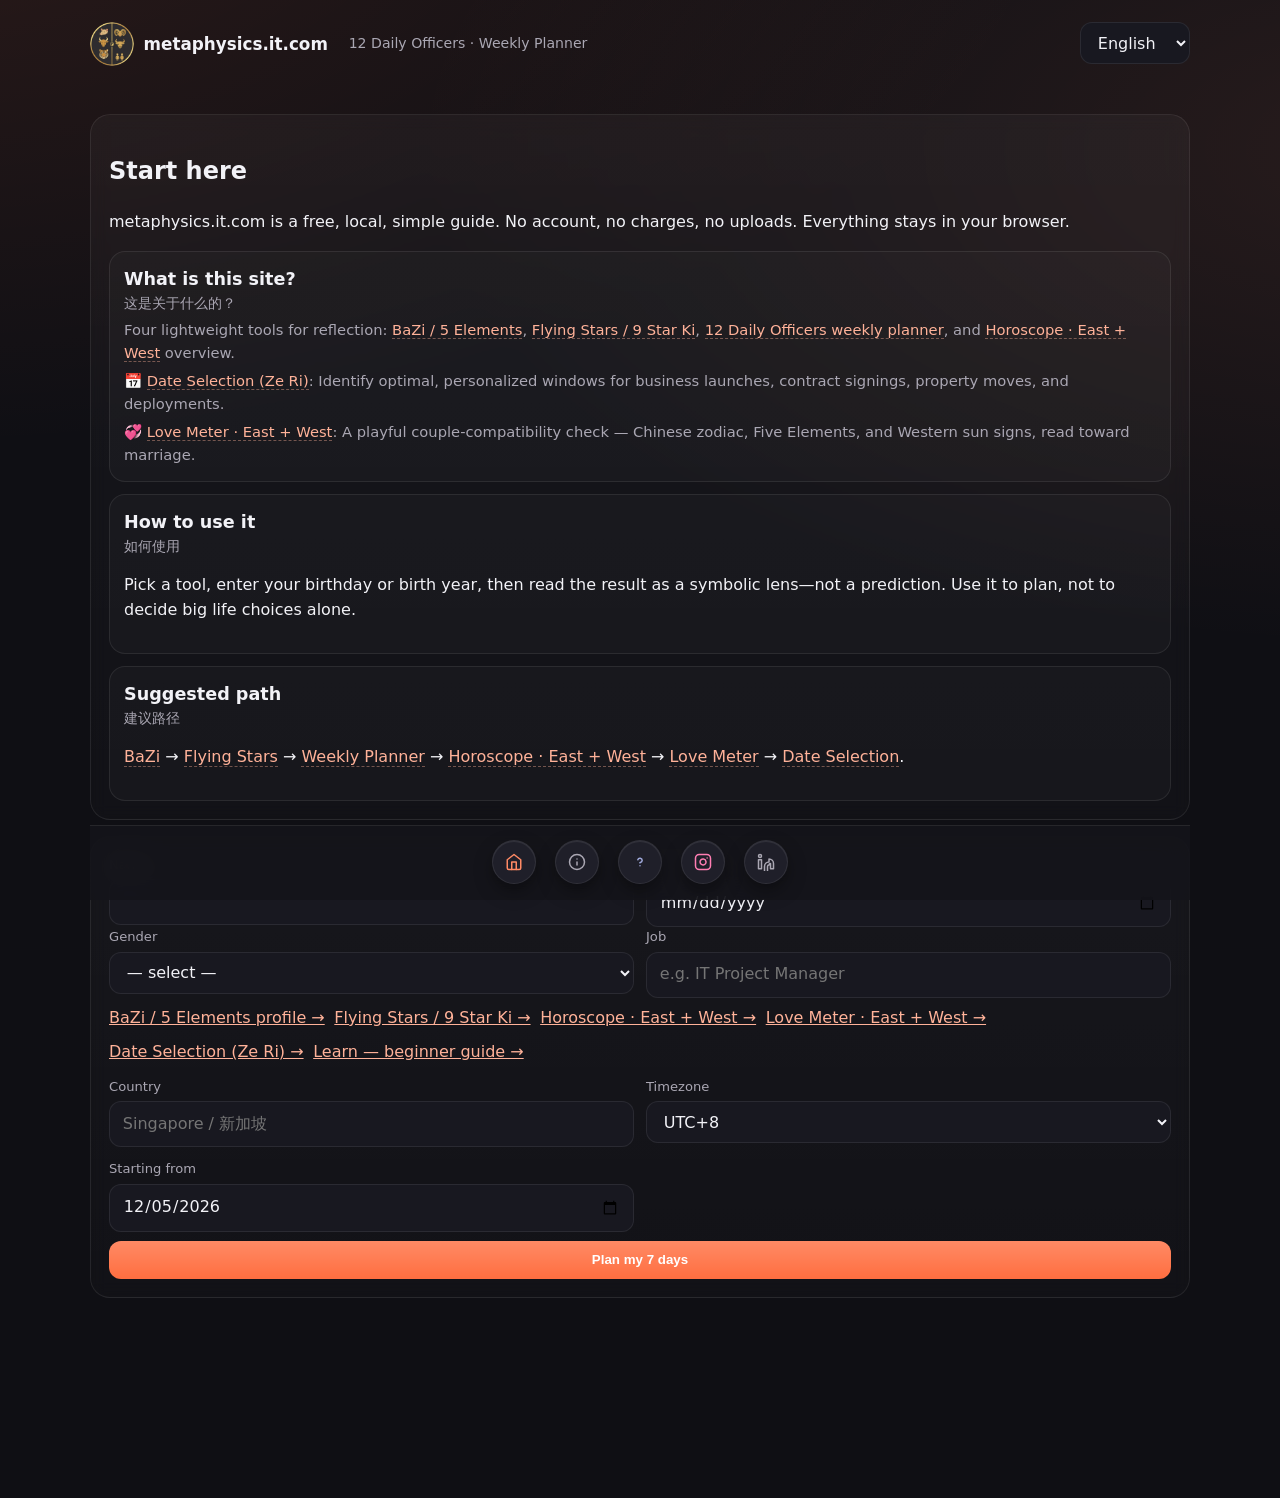
<file: index.html>
<!doctype html>
<html lang="en">
<head>
<meta charset="utf-8">
<meta name="viewport" content="width=device-width,initial-scale=1">
<title>metaphysics.it.com — 12 Daily Officers</title>
<link rel="stylesheet" href="style.css">
</head>
<body>
<header>
  <nav class="nav">
    <div class="nav-left">
      <a class="brand" href="index.html">
        <img src="mascot.png" alt="mascot" class="logo brand-img">
        <span class="brand">metaphysics.it.com</span>
      </a>
      <span class="tag">12 Daily Officers · Weekly Planner</span>
    </div>
    <div class="nav-right">
      <select id="visitorLang" aria-label="Language">
        <option value="en">English</option>
        <option value="zh">中文</option>
        <option value="both">中英</option>
      </select>
    </div>
  </nav>
</header>

<div class="wrap">

  <section class="card" id="start-here">
    <h2>Start here</h2>
    <p>metaphysics.it.com is a free, local, simple guide. No account, no charges, no uploads. Everything stays in your browser.</p>
    <div class="grid">
      <div class="el-card">
        <div class="el-name">What is this site?</div>
        <div class="el-cn">这是关于什么的？</div>
        <p data-i18n="index_features_intro" data-i18n-html="1" style="margin:.3rem 0 0; color: var(--muted); font-size: .92rem;"></p>
        <p data-i18n="index_zeri_feature" data-i18n-html="1" style="margin:.35rem 0 0; color: var(--muted); font-size: .92rem;"></p>
        <p data-i18n="index_love_feature" data-i18n-html="1" style="margin:.35rem 0 0; color: var(--muted); font-size: .92rem;"></p>
      </div>
      <div class="el-card">
        <div class="el-name">How to use it</div>
        <div class="el-cn">如何使用</div>
        <p>Pick a tool, enter your birthday or birth year, then read the result as a symbolic lens—not a prediction. Use it to plan, not to decide big life choices alone.</p>
      </div>
      <div class="el-card">
        <div class="el-name">Suggested path</div>
        <div class="el-cn">建议路径</div>
        <p><a class="text-link" href="bazi.html">BaZi</a> → <a class="text-link" href="flying-stars.html">Flying Stars</a> → <a class="text-link" href="index.html#planBtn">Weekly Planner</a> → <a class="text-link" href="horoscope.html">Horoscope · East + West</a> → <a class="text-link" href="love-meter.html">Love Meter</a> → <a class="text-link" href="ze-ri.html">Date Selection</a>.</p>
      </div>
    </div>
  </section>

  <section class="card planner-card">
    <div class="row">
      <div><label for="visitorName">Name</label><input type="text" id="visitorName"></div>
      <div><label for="visitorDob">Date of birth</label><input type="date" id="visitorDob"></div>
    </div>
    <div class="row">
      <div><label for="gender">Gender</label>
        <select id="gender">
          <option value="">— select —</option>
          <option value="male">Male</option>
          <option value="female">Female</option>
        </select>
      </div>
      <div><label for="visitorJob">Job</label><input type="text" id="visitorJob" placeholder="e.g. IT Project Manager"></div>
    </div>
    <div class="tool-links">
      <a class="secondary" href="bazi.html">BaZi / 5 Elements profile →</a>
      <a class="secondary" href="flying-stars.html">Flying Stars / 9 Star Ki →</a>
      <a class="secondary" href="horoscope.html">Horoscope · East + West →</a>
      <a class="secondary" href="love-meter.html">Love Meter · East + West →</a>
      <a class="secondary" href="ze-ri.html">Date Selection (Ze Ri) →</a>
      <a class="secondary" href="learn.html">Learn — beginner guide →</a>
    </div>
    <div class="row" style="margin-top:.75rem;">
      <div><label for="visitorCountry">Country</label><input type="text" id="visitorCountry" placeholder="Singapore / 新加坡"></div>
      <div><label for="visitorTimezone">Timezone</label>
        <select id="visitorTimezone">
          <option value="UTC+8" selected>UTC+8</option>
          <option value="UTC-4">UTC-4</option>
          <option value="UTC-5">UTC-5</option>
          <option value="UTC+0">UTC+0</option>
          <option value="UTC+1">UTC+1</option>
          <option value="UTC+5:30">UTC+5:30</option>
          <option value="UTC+7">UTC+7</option>
          <option value="UTC+9">UTC+9</option>
          <option value="UTC+10">UTC+10</option>
        </select>
      </div>
    </div>
    <div class="row" style="margin-top:.75rem;">
      <div><label for="weekStart">Starting from</label><input type="date" id="weekStart"></div>
    </div>
    <button id="planBtn" class="primary" style="margin-top:.6rem;" type="button">Plan my 7 days</button>
  </section>

  <section class="card" id="weekly" style="display:none;">
    <div class="profile-bar">
      <div id="weeklyProfile"></div>
    </div>
    <div id="weeklyHeader" class="weekly-header" style="overflow-x:auto;"></div>
    <div id="weekGrid" class="timeline"></div>
    <div id="weeklyBreakdowns"></div>
  </section>
  <div class="footer-spacer"></div>

</div>

<footer class="footer-bar">
  <div class="footer-inner">
    <div class="social-bar">
      <a href="index.html" aria-label="Home" title="Home" class="social-circle social-home">
        <svg class="social-icon" viewBox="0 0 24 24" fill="none" stroke="currentColor" stroke-width="2" stroke-linecap="round" stroke-linejoin="round"><path d="M3 9l9-7 9 7v11a2 2 0 0 1-2 2H5a2 2 0 0 1-2-2z"/><polyline points="9 22 9 12 15 12 15 22"/></svg>
      </a>
      <a href="about.html" aria-label="About" title="About" class="social-circle">
        <svg class="social-icon" viewBox="0 0 24 24" fill="none" stroke="currentColor" stroke-width="2" stroke-linecap="round" stroke-linejoin="round"><circle cx="12" cy="12" r="10"/><path d="M12 16v-4M12 8h.01"/></svg>
      </a>
      <a href="faq.html" aria-label="FAQ" title="FAQ" class="social-circle social-faq">
        <svg class="social-icon" viewBox="0 0 24 24" fill="none" stroke="currentColor" stroke-width="2" stroke-linecap="round" stroke-linejoin="round"><path d="M9.09 9a3 3 0 0 1 5.83 1c0 2-3 3-3 3"/><line x1="12" y1="17" x2="12.01" y2="17"/></svg>
      </a>
      <a href="https://instagram.com/x.s.seow" target="_blank" rel="noopener noreferrer" aria-label="Instagram" title="Instagram" class="social-circle social-ig">
        <svg class="social-icon" viewBox="0 0 24 24" fill="none" stroke="currentColor" stroke-width="2" stroke-linecap="round" stroke-linejoin="round"><rect x="2" y="2" width="20" height="20" rx="5" ry="5"/><path d="M16 11.37A4 4 0 1 1 12.63 8 4 4 0 0 1 16 11.37z"/><line x1="17.5" y1="6.5" x2="17.51" y2="6.5"/></svg>
      </a>
      <a href="https://www.linkedin.com/in/seow-xi-sun-kelvin-0950379" target="_blank" rel="noopener noreferrer" aria-label="LinkedIn" title="LinkedIn" class="social-circle">
        <svg class="social-icon" viewBox="0 0 24 24" fill="none" stroke="currentColor" stroke-width="2" stroke-linecap="round" stroke-linejoin="round"><path d="M16 8a6 6 0 0 1 6 6v7h-4v-7a2 2 0 0 0-2 2 2 2 0 0 0-2 2v7h-4v-7a6 6 0 0 1 6-6z"/><rect x="2" y="9" width="4" height="12"/><circle cx="4" cy="4" r="2"/></svg>
      </a>
    </div>
  </div>
</footer>

<script src="lunar.js"></script>
<script src="officer-plan.js"></script>
<script src="lang.js"></script>
</body>
</html>
</file>
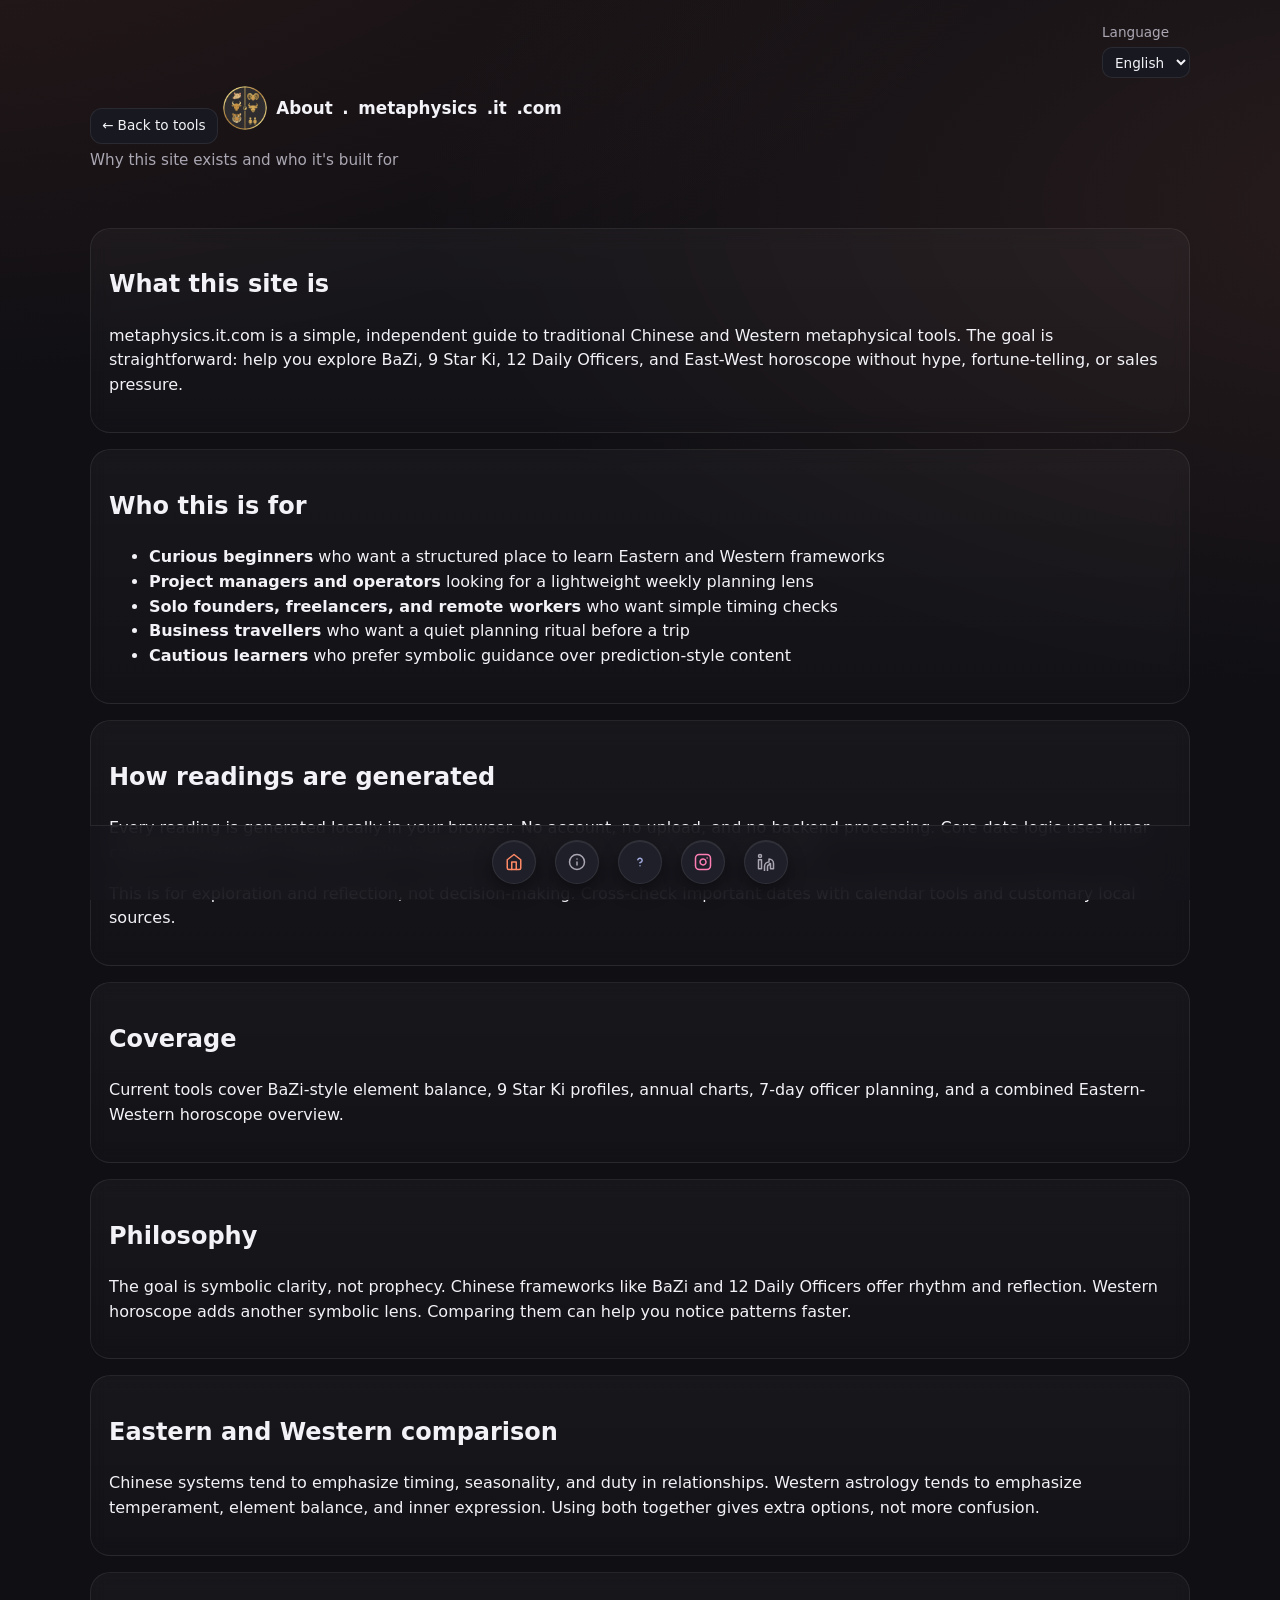
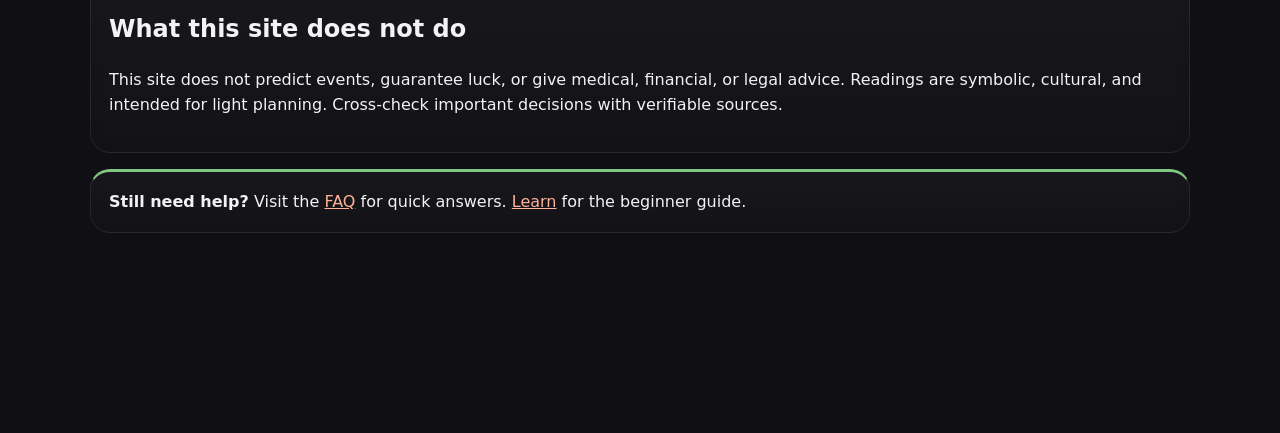
<file: about.html>
<!DOCTYPE html>
<html lang="en">
<head>
  <meta charset="UTF-8">
  <meta name="viewport" content="width=device-width, initial-scale=1.0">
  <link rel="icon" type="image/png" href="mascot.png">
  <title>About — metaphysics.it.com</title>
  <meta name="description" content="About metaphysics.it.com: a simple, independent guide to BaZi, 9 Star Ki, 12 Daily Officers, and East-West horoscope.">
  <link rel="stylesheet" href="style.css">
</head>
<body>
  <header>
    <a class="back-link" href="index.html" data-i18n="about_back" data-i18n-html="1">← Back to tools</a>
    <a class="brand" href="index.html">
      <img src="mascot.png" alt="mascot" class="logo brand-img">
      <span class="brand">About<span>.</span>metaphysics<span>.it</span><span>.com</span>
    </a>
    <p class="subtitle" data-i18n="about_subtitle">Why this site exists and who it's built for</p>
  </header>

  <div class="wrap">
    <div class="card">
      <h2 data-i18n="about_what">What this site is</h2>
      <p data-i18n="about_what_p">metaphysics.it.com is a simple, independent guide to traditional Chinese and Western metaphysical tools. The goal is straightforward: help you explore BaZi, 9 Star Ki, 12 Daily Officers, and East-West horoscope without hype, fortune-telling, or sales pressure.</p>
    </div>

    <div class="card">
      <h2 data-i18n="about_who">Who this is for</h2>
      <ul>
        <li data-i18n="about_who_1" data-i18n-html="1"><strong>Curious beginners</strong> who want a structured place to learn Eastern and Western frameworks</li>
        <li data-i18n="about_who_2" data-i18n-html="1"><strong>Project managers and operators</strong> looking for a lightweight weekly planning lens</li>
        <li data-i18n="about_who_3" data-i18n-html="1"><strong>Solo founders, freelancers, and remote workers</strong> who want simple timing checks</li>
        <li data-i18n="about_who_4" data-i18n-html="1"><strong>Business travellers</strong> who want a quiet planning ritual before a trip</li>
        <li data-i18n="about_who_5" data-i18n-html="1"><strong>Cautious learners</strong> who prefer symbolic guidance over prediction-style content</li>
      </ul>
    </div>

    <div class="card">
      <h2 data-i18n="about_how">How readings are generated</h2>
      <p data-i18n="about_how_p1">Every reading is generated locally in your browser. No account, no upload, and no backend processing. Core date logic uses lunar calendar translation compatible with traditional 12 Daily Officer and 9 Star Ki references.</p>
      <p data-i18n="about_how_p2">This is for exploration and reflection, not decision-making. Cross-check important dates with calendar tools and customary local sources.</p>
    </div>

    <div class="card">
      <h2 data-i18n="about_coverage">Coverage</h2>
      <p data-i18n="about_coverage_p">Current tools cover BaZi-style element balance, 9 Star Ki profiles, annual charts, 7-day officer planning, and a combined Eastern-Western horoscope overview.</p>
    </div>

    <div class="card">
      <h2 data-i18n="about_philosophy">Philosophy</h2>
      <p data-i18n="about_philosophy_p">The goal is symbolic clarity, not prophecy. Chinese frameworks like BaZi and 12 Daily Officers offer rhythm and reflection. Western horoscope adds another symbolic lens. Comparing them can help you notice patterns faster.</p>
    </div>

    <div class="card">
      <h2 data-i18n="about_comparison">Eastern and Western comparison</h2>
      <p data-i18n="about_comparison_p">Chinese systems tend to emphasize timing, seasonality, and duty in relationships. Western astrology tends to emphasize temperament, element balance, and inner expression. Using both together gives extra options, not more confusion.</p>
    </div>

    <div class="card">
      <h2 data-i18n="about_limits">What this site does not do</h2>
      <p data-i18n="about_limits_p">This site does not predict events, guarantee luck, or give medical, financial, or legal advice. Readings are symbolic, cultural, and intended for light planning. Cross-check important decisions with verifiable sources.</p>
    </div>

    <div class="card" style="border-top: 3px solid var(--good);">
      <p style="margin:0;color:var(--text);"><strong data-i18n="about_still_help">Still need help?</strong> <span data-i18n="about_visit_faq">Visit the</span> <a href="faq.html" data-i18n="about_faq_link">FAQ</a> <span data-i18n="about_help_ctx">for quick answers.</span> <a href="learn.html" data-i18n="about_learn_link">Learn</a> <span data-i18n="about_learn_ctx">for the beginner guide.</span></p>
    </div>
  </div>
  </div>
  <div class="footer-spacer"></div>
  <footer class="footer-bar">
    <div class="footer-inner">
      <div class="social-bar">
        <a href="index.html" aria-label="Home" title="Home" class="social-circle social-home">
          <svg class="social-icon" viewBox="0 0 24 24" fill="none" stroke="currentColor" stroke-width="2" stroke-linecap="round" stroke-linejoin="round"><path d="M3 9l9-7 9 7v11a2 2 0 0 1-2 2H5a2 2 0 0 1-2-2z"/><polyline points="9 22 9 12 15 12 15 22"/></svg>
        </a>
        <a href="about.html" aria-label="About" title="About" class="social-circle">
          <svg class="social-icon" viewBox="0 0 24 24" fill="none" stroke="currentColor" stroke-width="2" stroke-linecap="round" stroke-linejoin="round"><circle cx="12" cy="12" r="10"/><path d="M12 16v-4M12 8h.01"/></svg>
        </a>
        <a href="faq.html" aria-label="FAQ" title="FAQ" class="social-circle social-faq">
          <svg class="social-icon" viewBox="0 0 24 24" fill="none" stroke="currentColor" stroke-width="2" stroke-linecap="round" stroke-linejoin="round"><path d="M9.09 9a3 3 0 0 1 5.83 1c0 2-3 3-3 3"/><line x1="12" y1="17" x2="12.01" y2="17"/></svg>
        </a>
        <a href="https://instagram.com/x.s.seow" target="_blank" rel="noopener noreferrer" aria-label="Instagram" title="Instagram" class="social-circle social-ig">
          <svg class="social-icon" viewBox="0 0 24 24" fill="none" stroke="currentColor" stroke-width="2" stroke-linecap="round" stroke-linejoin="round"><rect x="2" y="2" width="20" height="20" rx="5" ry="5"/><path d="M16 11.37A4 4 0 1 1 12.63 8 4 4 0 0 1 16 11.37z"/><line x1="17.5" y1="6.5" x2="17.51" y2="6.5"/></svg>
        </a>
        <a href="https://www.linkedin.com/in/seow-xi-sun-kelvin-0950379" target="_blank" rel="noopener noreferrer" aria-label="LinkedIn" title="LinkedIn" class="social-circle">
          <svg class="social-icon" viewBox="0 0 24 24" fill="none" stroke="currentColor" stroke-width="2" stroke-linecap="round" stroke-linejoin="round"><path d="M16 8a6 6 0 0 1 6 6v7h-4v-7a2 2 0 0 0-2 2 2 2 0 0 0-2 2v7h-4v-7a6 6 0 0 1 6-6z"/><rect x="2" y="9" width="4" height="12"/><circle cx="4" cy="4" r="2"/></svg>
        </a>
      </div>
    </div>
  </footer>
<script src="lang.js"></script>
</body>
</html>
</file>
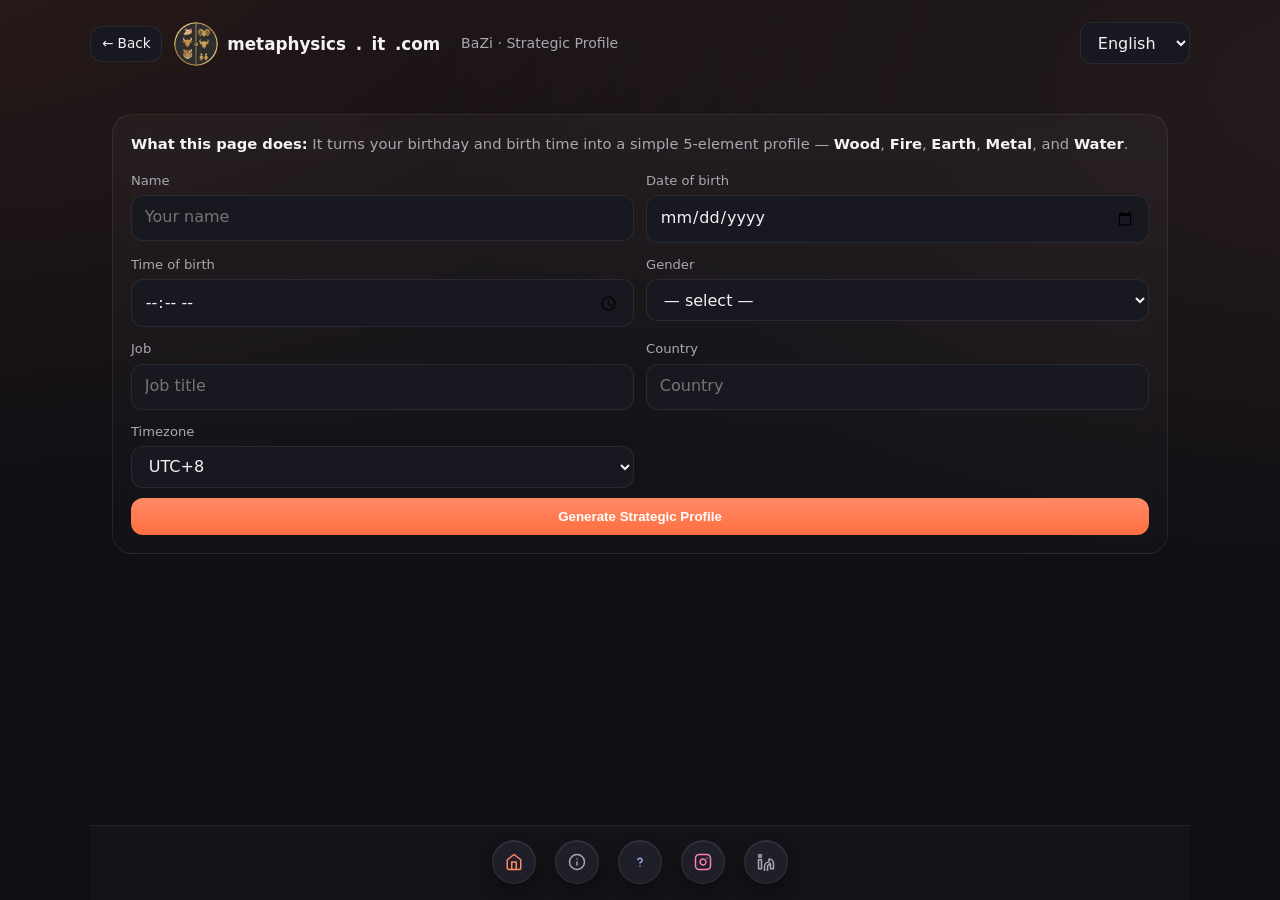
<file: bazi.html>
<!DOCTYPE html>
<html lang="en">
<head>
  <meta charset="UTF-8">
  <meta name="viewport" content="width=device-width, initial-scale=1.0">
  <link rel="icon" type="image/png" href="mascot.png">
  <title>metaphysics.it.com — BaZi Strategic Profile</title>
  <meta name="description" content="A clean, 1-page BaZi-inspired Strategic Profile: your Day Master, Five-Element resource matrix, and actionable nudges. Private, 100% in your browser.">
  <link rel="canonical" href="https://metaphysics.it.com/bazi.html">
  <link rel="stylesheet" href="style.css">
  <style>
    /* page parity with index/ze-ri (uses style.css variables + header) */
    :root {
      --bg: #0f0f14; --surface: #181820; --surface-2: #1f1f29; --border: rgba(255,255,255,.08);
      --text: #f2f2f7; --muted: #aaa7b3; --accent: #ff8a65; --accent-2: #ff6e40;
      --good: #81c784; --bad: #e57373; --chip-bg: rgba(255,255,255,.06);
      --wood: #81c784; --fire: #ff8a65; --earth: #ffd54f; --metal: #e0e0e0; --water: #64b5f6;
    }
    * { box-sizing: border-box; }
    html, body { min-height: 100%; }
    body {
      margin: 0;
      font-family: Inter, ui-sans-serif, system-ui, -apple-system, BlinkMacSystemFont, "Segoe UI", Roboto, "Helvetica Neue", Arial, sans-serif;
      background:
        radial-gradient(1200px 600px at -10% -10%, rgba(255,110,64,.12), transparent),
        radial-gradient(1000px 500px at 110% 10%, rgba(255,138,101,.1), transparent),
        var(--bg);
      color: var(--text); line-height: 1.55;
    }
    header { max-width: 1100px; margin: 0 auto; padding: 22px 0 6px; }
    .nav { display: flex; align-items: flex-start; justify-content: space-between; gap: 1rem; flex-wrap: wrap; margin-bottom: .5rem; }
    .nav-left { display: flex; align-items: center; gap: .7rem; flex-wrap: wrap; min-width: 0; }
    .nav-right { display: flex; align-items: flex-start; justify-content: flex-end; flex-shrink: 0; }
    .nav-right select { width: auto; min-width: 110px; }
    .logo { width: 44px; height: 44px; display: inline-flex; }
    .brand-img { object-fit: contain; border-radius: 50%; }
    .brand { color: var(--text); text-decoration: none; display: inline-flex; align-items: center; gap: .6rem; font-weight: 750; font-size: 1.05rem; }
    .tag { color: var(--muted); font-size: .88rem; margin-left: .6rem; }
    .back-link { display: inline-flex; align-items: center; gap: .4rem; padding: .42rem .68rem; border-radius: 12px; border: 1px solid var(--border); background: var(--surface); color: var(--text); text-decoration: none; font-size: .85rem; }
    .wrap { width: 100%; max-width: 1100px; margin: 0 auto; padding: 18px 0 110px; }
    @media (min-width: 760px) { .wrap { padding-left: 22px; padding-right: 22px; } }

    .card { background: linear-gradient(180deg, rgba(255,255,255,.035), rgba(255,255,255,.015)); border: 1px solid var(--border); border-radius: 20px; padding: 16px; margin-top: 16px; backdrop-filter: blur(8px); }
    @media (min-width: 760px) { .card { padding: 18px; } }
    .row { display: grid; gap: .75rem; grid-template-columns: repeat(2, 1fr); }
    @media (max-width: 760px) { .row { grid-template-columns: 1fr; } }
    label { display: block; font-size: .82rem; color: var(--muted); margin-bottom: .25rem; }
    input, select { width: 100%; padding: .6rem .8rem; border: 1px solid var(--border); border-radius: 12px; background: var(--surface); color: var(--text); font: inherit; outline: none; transition: border-color .15s ease, box-shadow .15s ease; }
    input:focus, select:focus { border-color: var(--accent); box-shadow: 0 0 0 4px rgba(255,110,64,.15); }
    button { width: 100%; padding: .7rem; border: none; border-radius: 12px; font-weight: 700; cursor: pointer; transition: transform .04s ease, opacity .15s ease; }
    button.primary { background: linear-gradient(180deg, var(--accent), var(--accent-2)); color: #fff; }
    button.secondary { background: var(--surface-2); color: var(--text); border: 1px solid var(--border); }
    button:active { transform: translateY(1px); }
    .section-title { font-family: "Noto Serif SC", "Songti SC", Georgia, "Times New Roman", serif; font-size: 1.4rem; margin: 0 0 .3rem; }
    .intro { color: var(--muted); font-size: .92rem; }
    .intro strong { color: var(--text); }

    /* ---- report (1-page dashboard) ---- */
    #baziReport { display: none; }
    .report-head { display: flex; justify-content: space-between; align-items: baseline; flex-wrap: wrap; gap: .4rem; border-bottom: 1px solid var(--border); padding-bottom: .5rem; margin-bottom: .6rem; }
    #reportMeta { font-size: .9rem; color: var(--muted); }
    #reportMeta strong, #reportMeta .name { color: var(--text); font-weight: 700; }
    .report-grid { display: grid; gap: .75rem; }
    @media (min-width: 860px) { .report-grid { grid-template-columns: 1fr 1.25fr; } .segC { grid-column: 1 / -1; } }
    .seg { border: 1px solid var(--border); border-radius: 16px; padding: 14px; background: rgba(255,255,255,.025); }
    .seg h3 { margin: 0 0 .55rem; font-size: 1.05rem; color: var(--accent); }
    .dm-badge { display: flex; align-items: baseline; gap: .6rem; flex-wrap: wrap; }
    .dm-polarity { font-size: 1.6rem; font-weight: 800; }
    .dm-el { color: var(--muted); font-size: .95rem; }
    .signature { margin: .55rem 0; font-size: 1.05rem; line-height: 1.45; font-weight: 600; }
    .pillars-line { font-size: .82rem; color: var(--muted); }

    .matrix-row { display: grid; grid-template-columns: 92px 1fr 52px 150px; align-items: center; gap: .5rem; margin: .35rem 0; }
    @media (max-width: 520px) { .matrix-row { grid-template-columns: 78px 1fr 46px; } .matrix-flag { grid-column: 2 / -1; text-align: left; } }
    .matrix-label { font-weight: 600; }
    .matrix-track { height: 12px; border-radius: 999px; background: rgba(255,255,255,.08); overflow: hidden; }
    .matrix-fill { height: 100%; border-radius: 999px; }
    .matrix-val { text-align: right; font-variant-numeric: tabular-nums; font-weight: 700; }
    .matrix-flag { font-size: .72rem; }
    .flag-dominant { color: var(--good); font-weight: 700; }
    .flag-bottleneck { color: var(--bad); font-weight: 700; }
    .matrix-summary { margin-top: .55rem; font-size: .85rem; color: var(--text); }
    .nudges { margin: 0; padding-left: 1.1rem; }
    .nudges li { margin: .4rem 0; line-height: 1.5; }
    .print-bar { display: flex; gap: .6rem; margin-top: .8rem; }
    .print-bar button { width: auto; padding: .55rem 1rem; }

    .footer-spacer { height: 90px; }
    footer.footer-bar, footer { position: fixed; bottom: 0; left: 0; right: 0; background: rgba(20,20,26,.85); backdrop-filter: blur(14px); -webkit-backdrop-filter: blur(14px); border-top: 1px solid var(--border); padding: 14px 18px 16px; text-align: center; z-index: 100; }
    .footer-inner { display: inline-flex; align-items: center; gap: 1.2rem; }
    .social-bar { display: inline-flex; align-items: center; justify-content: center; gap: 1.2rem; flex-wrap: wrap; }
    .social-circle { display: inline-flex; align-items: center; justify-content: center; width: 44px; height: 44px; border-radius: 50%; background: var(--surface-2); border: 1px solid var(--border); color: var(--muted); text-decoration: none; box-shadow: inset 0 1px 0 rgba(255,255,255,.08), 0 8px 18px rgba(0,0,0,.35); }
    .social-icon { width: 18px; height: 18px; stroke: currentColor; fill: none; }
    .social-home .social-icon { color: #ff8a65; }
    .social-faq .social-icon { color: #9fa8da; }
    .social-ig .social-icon { color: #ff7eb3; }

    /* ---- print: clean, black-on-white 1-page A4 ---- */
    @media print {
      @page { size: A4 portrait; margin: 14mm 14mm; }
      :root, html, body {
        background: #fff !important; color: #000 !important;
        font-family: Georgia, "Times New Roman", serif !important;
        -webkit-print-color-adjust: exact; print-color-adjust: exact;
      }
      header, .nav, .back-link, .nav-right, .footer-bar, footer,
      .no-print, #inputCard, #baziForm, .print-bar, .footer-spacer { display: none !important; }
      .wrap { max-width: 100% !important; padding: 0 !important; margin: 0 !important; }
      .card { border: none !important; background: #fff !important; box-shadow: none !important; backdrop-filter: none !important; margin: 0 !important; padding: 0 !important; }
      #baziReport { display: block !important; page-break-inside: avoid; }
      .seg { border: 1px solid #bbb !important; background: #fff !important; break-inside: avoid; }
      .seg h3 { color: #000 !important; border-bottom: 1px solid #000; padding-bottom: .25rem; }
      .report-head { border-bottom: 2px solid #000 !important; }
      #reportMeta, .pillars-line, .intro { color: #000 !important; }
      .dm-polarity { color: #000 !important; }
      .matrix-track { border: 1px solid #999; background: #fff !important; }
      .matrix-fill { opacity: 1 !important; }
      .matrix-val, .flag-dominant, .flag-bottleneck { color: #000 !important; }
      .nudges li { color: #000 !important; }
      a { color: #000 !important; text-decoration: none; }
    }
  </style>
</head>
<body>

<header>
  <nav class="nav">
    <div class="nav-left">
      <a href="index.html" class="back-link">← Back</a>
      <a class="brand" href="index.html">
        <img src="mascot.png" alt="mascot" class="logo brand-img">
        <span class="brand">metaphysics<span>.</span>it<span>.com</span>
      </a>
      <span class="tag">BaZi · Strategic Profile</span>
    </div>
    <div class="nav-right">
      <select id="visitorLang" aria-label="Language">
        <option value="en">English</option>
        <option value="zh">中文</option>
        <option value="both">中英</option>
      </select>
    </div>
  </nav>
</header>

<div class="wrap">

  <!-- Input card (hidden on print) -->
  <section class="card" id="inputCard">
    <p class="intro" style="margin-top:0;">
      <strong data-i18n="bazi_intro_1">What this page does:</strong>
      <span data-i18n="bazi_intro_2" data-i18n-html="1">It turns your birthday and birth time into a simple 5-element Strategic Profile — a clean, private 1-page snapshot.</span>
    </p>
    <div id="baziForm">
      <div class="row">
        <div><label for="visitorName" data-i18n="index_name">Name</label><input type="text" id="visitorName" placeholder="Your name" data-i18n-placeholder="index_name_placeholder"></div>
        <div><label for="visitorDob" data-i18n="index_dob">Date of birth</label><input type="date" id="visitorDob"></div>
      </div>
      <div class="row" style="margin-top:.75rem;">
        <div><label for="visitorTob" data-i18n="bazi_tob">Time of birth</label><input type="time" id="visitorTob"></div>
        <div><label for="gender" data-i18n="index_gender">Gender</label>
          <select id="gender"><option value="" data-i18n="index_gender_select">— select —</option><option value="male" data-i18n="index_male">Male</option><option value="female" data-i18n="index_female">Female</option></select>
        </div>
      </div>
      <div class="row" style="margin-top:.75rem;">
        <div><label for="visitorJob" data-i18n="index_job">Job Title</label><input type="text" id="visitorJob" placeholder="e.g. IT Project Manager" data-i18n-placeholder="index_job_placeholder"></div>
        <div><label for="visitorCountry" data-i18n="index_country">Country</label><input type="text" id="visitorCountry" placeholder="Singapore / 新加坡" data-i18n-placeholder="index_country_placeholder"></div>
      </div>
      <div class="row" style="margin-top:.75rem;">
        <div><label for="visitorTimezone" data-i18n="index_timezone">Timezone</label><select id="visitorTimezone"></select></div>
        <div></div>
      </div>
      <button id="generateBtn" class="primary" style="margin-top:.6rem;" type="button" data-i18n="bazi_generate">Generate Strategic Profile</button>
    </div>
  </section>

  <!-- 1-page report -->
  <section class="card" id="baziReport" aria-live="polite">
    <div class="report-head">
      <div>
        <h2 class="section-title" style="margin:0;">Strategic Profile · 战略命盘</h2>
        <div id="reportMeta"></div>
      </div>
    </div>

    <div class="report-grid">
      <div class="seg" id="segA"></div>
      <div class="seg" id="segB"></div>
      <div class="seg" id="segC"></div>
    </div>

    <div class="print-bar no-print">
      <button id="exportPdf" class="secondary" type="button" data-i18n="bazi_export_pdf">Export Strategic Profile (PDF)</button>
    </div>
    <p class="intro no-print" style="font-size:.78rem; margin-top:.5rem;">
      <span data-i18n="bazi_disclaimer">Symbolic guidance for reflection, not prediction. Your data stays in this browser.</span>
    </p>
  </section>

</div>

<div class="footer-spacer"></div>

<footer class="footer-bar">
  <div class="footer-inner">
    <div class="social-bar">
      <a href="index.html" aria-label="Home" title="Home" class="social-circle social-home">
        <svg class="social-icon" viewBox="0 0 24 24" fill="none" stroke="currentColor" stroke-width="2" stroke-linecap="round" stroke-linejoin="round"><path d="M3 9l9-7 9 7v11a2 2 0 0 1-2 2H5a2 2 0 0 1-2-2z"/><polyline points="9 22 9 12 15 12 15 22"/></svg>
      </a>
      <a href="about.html" aria-label="About" title="About" class="social-circle">
        <svg class="social-icon" viewBox="0 0 24 24" fill="none" stroke="currentColor" stroke-width="2" stroke-linecap="round" stroke-linejoin="round"><circle cx="12" cy="12" r="10"/><path d="M12 16v-4M12 8h.01"/></svg>
      </a>
      <a href="faq.html" aria-label="FAQ" title="FAQ" class="social-circle social-faq">
        <svg class="social-icon" viewBox="0 0 24 24" fill="none" stroke="currentColor" stroke-width="2" stroke-linecap="round" stroke-linejoin="round"><path d="M9.09 9a3 3 0 0 1 5.83 1c0 2-3 3-3 3"/><line x1="12" y1="17" x2="12.01" y2="17"/></svg>
      </a>
      <a href="https://instagram.com/x.s.seow" target="_blank" rel="noopener noreferrer" aria-label="Instagram" title="Instagram" class="social-circle social-ig">
        <svg class="social-icon" viewBox="0 0 24 24" fill="none" stroke="currentColor" stroke-width="2" stroke-linecap="round" stroke-linejoin="round"><rect x="2" y="2" width="20" height="20" rx="5" ry="5"/><path d="M16 11.37A4 4 0 1 1 12.63 8 4 4 0 0 1 16 11.37z"/><line x1="17.5" y1="6.5" x2="17.51" y2="6.5"/></svg>
      </a>
      <a href="https://www.linkedin.com/in/seow-xi-sun-kelvin-0950379" target="_blank" rel="noopener noreferrer" aria-label="LinkedIn" title="LinkedIn" class="social-circle">
        <svg class="social-icon" viewBox="0 0 24 24" fill="none" stroke="currentColor" stroke-width="2" stroke-linecap="round" stroke-linejoin="round"><path d="M16 8a6 6 0 0 1 6 6v7h-4v-7a2 2 0 0 0-2 2 2 2 0 0 0-2 2v7h-4v-7a6 6 0 0 1 6-6z"/><rect x="2" y="9" width="4" height="12"/><circle cx="4" cy="4" r="2"/></svg>
      </a>
    </div>
  </div>
</footer>

<script src="lang.js"></script>
<script src="bazi-profile.js"></script>
</body>
</html>
</file>
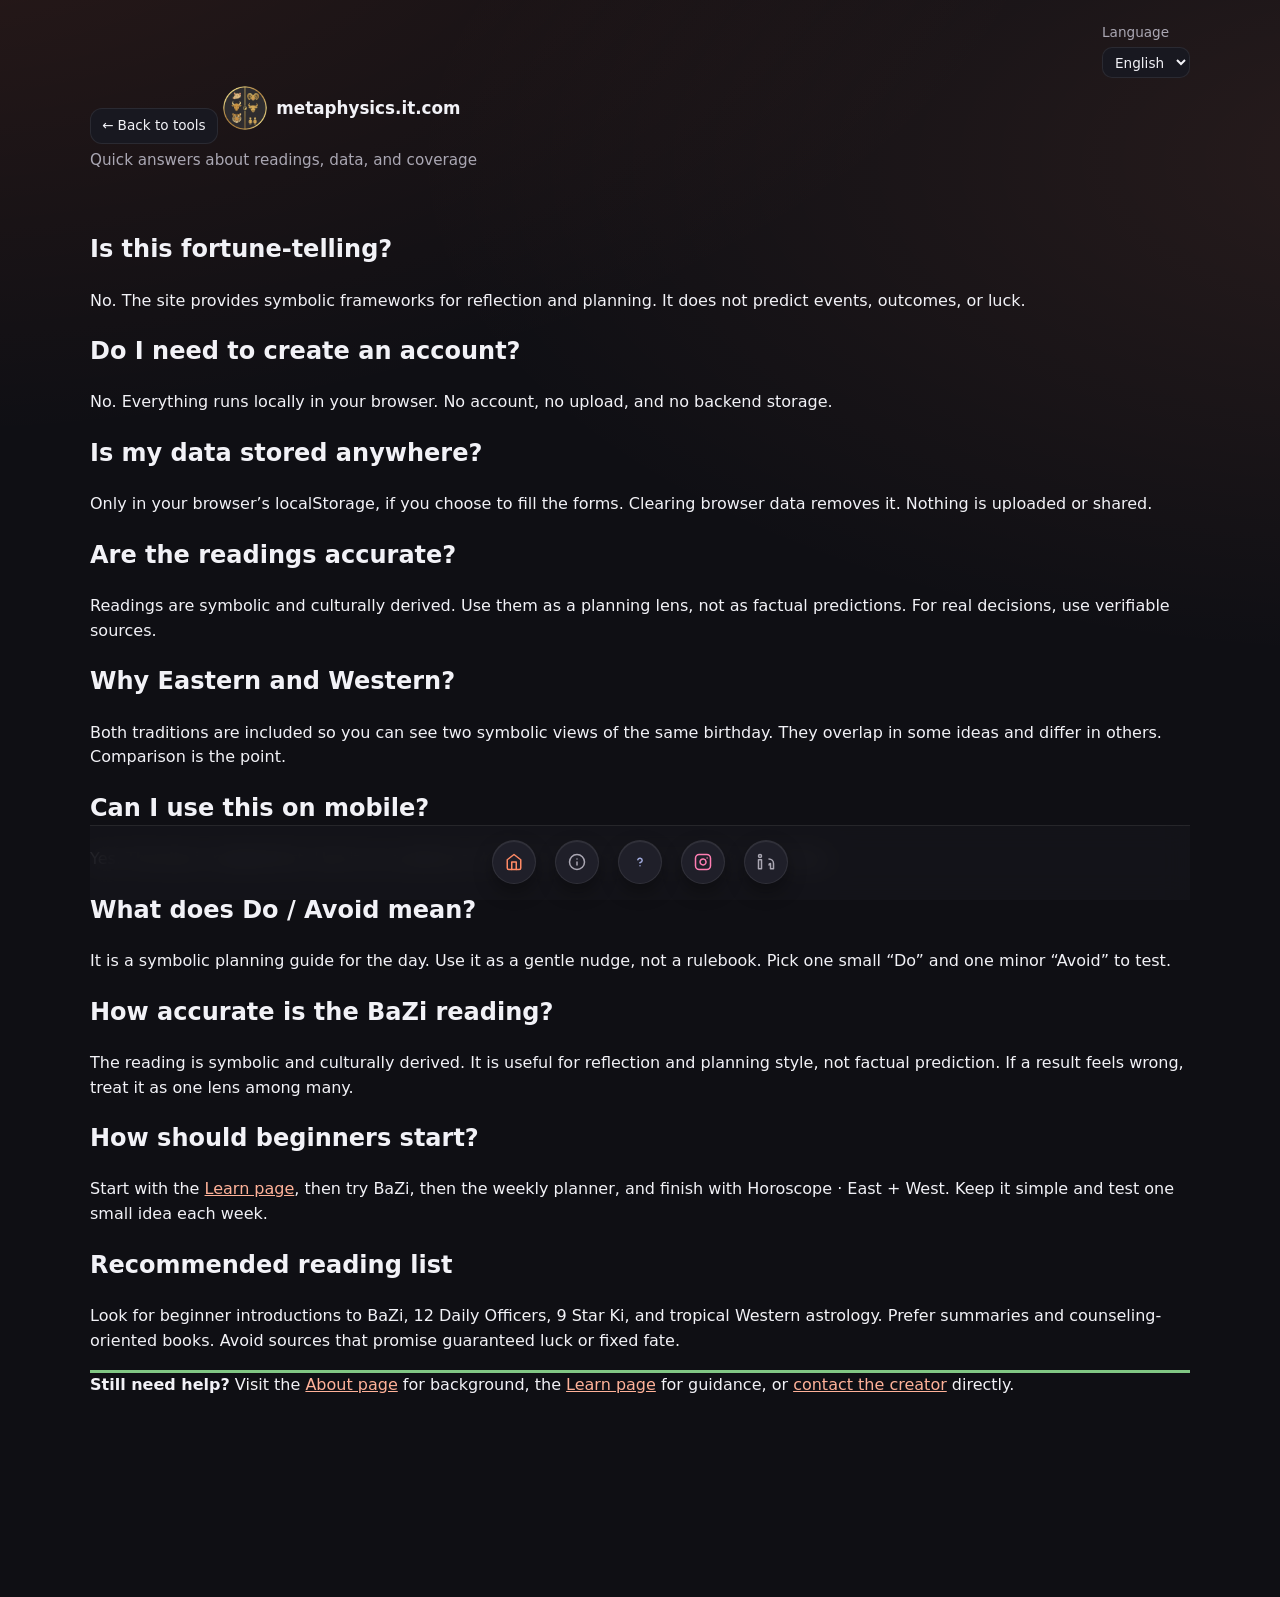
<file: faq.html>
<!DOCTYPE html>
<html lang="en">
<head>
  <meta charset="UTF-8">
  <meta name="viewport" content="width=device-width, initial-scale=1.0">
  <link rel="icon" type="image/png" href="mascot.png">
  <title>FAQ — metaphysics.it.com</title>
  <meta name="description" content="Frequently asked questions about metaphysics.it.com tools and readings.">
  <link rel="stylesheet" href="style.css">
</head>
<body>
  <header>
    <a class="back-link" href="index.html" data-i18n="faq_back" data-i18n-html="1">← Back to tools</a>
    <a class="brand" href="index.html">
      <img src="mascot.png" alt="mascot" class="logo brand-img">
      <span class="brand">metaphysics.it.com</span>
    </a>
    <p class="subtitle" data-i18n="faq_subtitle">Quick answers about readings, data, and coverage</p>
  </header>

  <div class="wrap">
    <div class="faq-item">
      <h2 data-i18n="faq_q1">Is this fortune-telling?</h2>
      <p data-i18n="faq_a1">No. The site provides symbolic frameworks for reflection and planning. It does not predict events, outcomes, or luck.</p>
    </div>

    <div class="faq-item">
      <h2 data-i18n="faq_q2">Do I need to create an account?</h2>
      <p data-i18n="faq_a2">No. Everything runs locally in your browser. No account, no upload, and no backend storage.</p>
    </div>

    <div class="faq-item">
      <h2 data-i18n="faq_q3">Is my data stored anywhere?</h2>
      <p data-i18n="faq_a3">Only in your browser’s localStorage, if you choose to fill the forms. Clearing browser data removes it. Nothing is uploaded or shared.</p>
    </div>

    <div class="faq-item">
      <h2 data-i18n="faq_q4">Are the readings accurate?</h2>
      <p data-i18n="faq_a4">Readings are symbolic and culturally derived. Use them as a planning lens, not as factual predictions. For real decisions, use verifiable sources.</p>
    </div>

    <div class="faq-item">
      <h2 data-i18n="faq_q5">Why Eastern and Western?</h2>
      <p data-i18n="faq_a5">Both traditions are included so you can see two symbolic views of the same birthday. They overlap in some ideas and differ in others. Comparison is the point.</p>
    </div>

    <div class="faq-item">
      <h2 data-i18n="faq_q6">Can I use this on mobile?</h2>
      <p data-i18n="faq_a6">Yes. The site is mobile-first. Use it on a phone or tablet the same way you would on desktop.</p>
    </div>

    <div class="faq-item">
      <h2 data-i18n="faq_r1">What does Do / Avoid mean?</h2>
      <p data-i18n="faq_r1_a">It is a symbolic planning guide for the day. Use it as a gentle nudge, not a rulebook. Pick one small “Do” and one minor “Avoid” to test.</p>
    </div>

    <div class="faq-item">
      <h2 data-i18n="faq_r2">How accurate is the BaZi reading?</h2>
      <p data-i18n="faq_r2_a">The reading is symbolic and culturally derived. It is useful for reflection and planning style, not factual prediction. If a result feels wrong, treat it as one lens among many.</p>
    </div>

    <div class="faq-item">
      <h2 data-i18n="faq_r3">How should beginners start?</h2>
      <p data-i18n="faq_r3_a">Start with the <a href="learn.html">Learn page</a>, then try BaZi, then the weekly planner, and finish with Horoscope · East + West. Keep it simple and test one small idea each week.</p>
    </div>

    <div class="faq-item">
      <h2 data-i18n="faq_r4">Recommended reading list</h2>
      <p data-i18n="faq_r4_a">Look for beginner introductions to BaZi, 12 Daily Officers, 9 Star Ki, and tropical Western astrology. Prefer summaries and counseling-oriented books. Avoid sources that promise guaranteed luck or fixed fate.</p>
    </div>

    <div class="faq-item" style="border-top: 3px solid var(--good);">
      <p style="margin:0;color:var(--text);"><strong data-i18n="faq_still">Still need help?</strong> Visit the <a href="about.html">About page</a> for background, the <a href="learn.html">Learn page</a> for guidance, or <a href="https://instagram.com/x.s.seow" target="_blank" rel="noopener noreferrer" data-i18n="faq_contact">contact the creator</a> directly.</p>
    </div>
  </div>
  <div class="footer-spacer"></div>
  <footer class="footer-bar">
    <div class="footer-inner">
      <div class="social-bar">
        <a href="index.html" aria-label="Home" title="Home" class="social-circle social-home">
          <svg class="social-icon" viewBox="0 0 24 24" fill="none" stroke="currentColor" stroke-width="2" stroke-linecap="round" stroke-linejoin="round"><path d="M3 9l9-7 9 7v11a2 2 0 0 1-2 2H5a2 2 0 0 1-2-2z"/><polyline points="9 22 9 12 15 12 15 22"/></svg>
        </a>
        <a href="about.html" aria-label="About" title="About" class="social-circle">
          <svg class="social-icon" viewBox="0 0 24 24" fill="none" stroke="currentColor" stroke-width="2" stroke-linecap="round" stroke-linejoin="round"><circle cx="12" cy="12" r="10"/><path d="M12 16v-4M12 8h.01"/></svg>
        </a>
        <a href="faq.html" aria-label="FAQ" title="FAQ" class="social-circle social-faq">
          <svg class="social-icon" viewBox="0 0 24 24" fill="none" stroke="currentColor" stroke-width="2" stroke-linecap="round" stroke-linejoin="round"><path d="M9.09 9a3 3 0 0 1 5.83 1c0 2-3 3-3 3"/><line x1="12" y1="17" x2="12.01" y2="17"/></svg>
        </a>
        <a href="https://instagram.com/x.s.seow" target="_blank" rel="noopener noreferrer" aria-label="Instagram" title="Instagram" class="social-circle social-ig">
          <svg class="social-icon" viewBox="0 0 24 24" fill="none" stroke="currentColor" stroke-width="2" stroke-linecap="round" stroke-linejoin="round"><rect x="2" y="2" width="20" height="20" rx="5" ry="5"/><path d="M16 11.37A4 4 0 1 1 12.63 8 4 4 0 0 1 16 11.37z"/><line x1="17.5" y1="6.5" x2="17.51" y2="6.5"/></svg>
        </a>
        <a href="https://www.linkedin.com/in/seow-xi-sun-kelvin-0950379" target="_blank" rel="noopener noreferrer" aria-label="LinkedIn" title="LinkedIn" class="social-circle">
          <svg class="social-icon" viewBox="0 0 24 24" fill="none" stroke="currentColor" stroke-width="2" stroke-linecap="round" stroke-linejoin="round"><path d="M16 8a6 6 0 0 1 6 6v7h-4v-7a2 2 0 0 0-2 2 2 0 0 0-2 2v7h-4v-7a6 6 0 0 1 6-6z"/><rect x="2" y="9" width="4" height="12"/><circle cx="4" cy="4" r="2"/></svg>
        </a>
      </div>
    </div>
  </footer>
<script src="lang.js"></script>
</body>
</html>
</file>
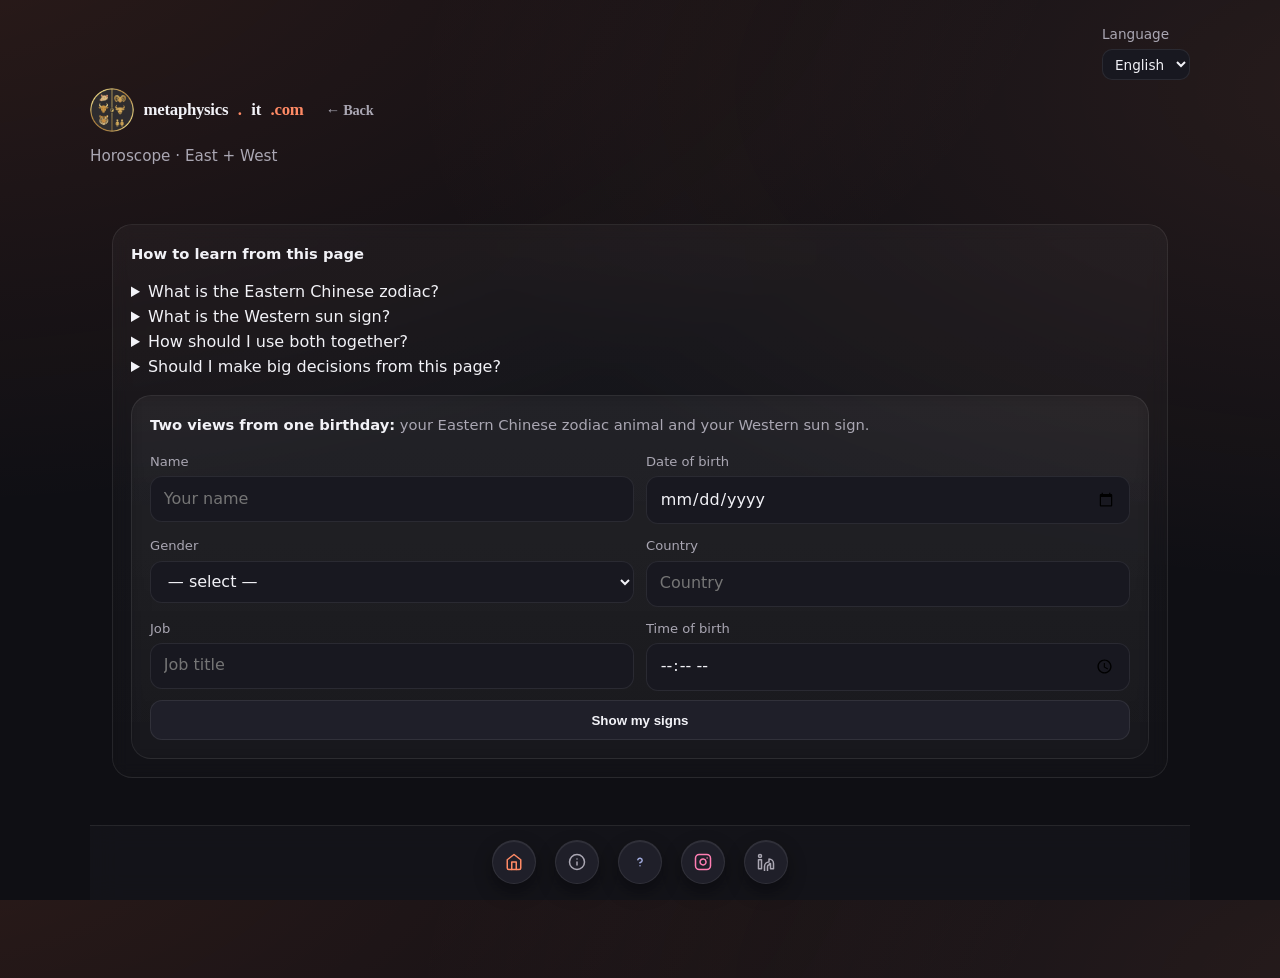
<file: horoscope.html>
<!DOCTYPE html>
<html lang="en">
<head>
  <meta charset="UTF-8">
  <meta name="viewport" content="width=device-width, initial-scale=1.0">
  <link rel="icon" type="image/png" href="mascot.png">
  <title>metaphysics.it.com — Horoscope · East + West</title>
  <meta name="description" content="Quick Eastern Chinese zodiac + Western sun sign profile from your birthday. Simple, mobile-first insight.">
  <link rel="canonical" href="https://metaphysics.it.com/horoscope.html">
  <link rel="stylesheet" href="style.css">
  <script src="lang.js"></script>
  <meta property="og:title" content="metaphysics.it.com — Horoscope · East + West">
  <meta property="og:description" content="Eastern zodiac and Western sun sign from your birthday.">
  <meta property="og:type" content="website">
  <meta property="og:url" content="https://metaphysics.it.com/horoscope.html">
  <meta property="og:image" content="https://metaphysics.it.com/mascot.png">
  <meta name="twitter:card" content="summary">
  <meta name="twitter:title" content="metaphysics.it.com — Horoscope · East + West">
  <meta name="twitter:description" content="Eastern zodiac and Western sun sign from your birthday.">
  <meta name="twitter:image" content="https://metaphysics.it.com/mascot.png">
  <style>
    :root {
      --bg: #0f0f14;
      --surface: #181820;
      --surface-2: #1f1f29;
      --border: rgba(255,255,255,.08);
      --text: #f2f2f7;
      --muted: #aaa7b3;
      --accent: #ff8a65;
      --accent-2: #ff6e40;
      --wood: #81c784;
      --fire: #ff8a65;
      --earth: #ffd54f;
      --metal: #e0e0e0;
      --water: #4fc3f7;
      --chip-bg: rgba(255,255,255,.06);
    }
    * { box-sizing: border-box; }
    html, body { height: 100%; }
    body {
      margin: 0;
      font-family: Inter, ui-sans-serif, system-ui, -apple-system, BlinkMacSystemFont, "Segoe UI", Roboto, "Helvetica Neue", Arial, sans-serif;
      background: radial-gradient(1200px 600px at -10% -10%, rgba(255,110,64,.12), transparent), radial-gradient(1000px 500px at 110% 10%, rgba(255,138,101,.1), transparent), var(--bg);
      color: var(--text);
      line-height: 1.55;
    }
    header { max-width: 1100px; margin: 0 auto; padding: 24px 0 6px; }
    header h1 {
      font-family: "Noto Serif SC", "Songti SC", Georgia, "Times New Roman", serif;
      font-size: 1.75rem;
      letter-spacing: -0.01em;
      margin: 0;
      display: inline-flex;
      align-items: center;
      gap: .65rem;
    }
    header h1 span { color: var(--accent); }
    header a.back { color: var(--muted); text-decoration: none; font-size: .9rem; margin-left: .75rem; }
    .subtitle { color: var(--muted); margin-top: .3rem; font-size: .95rem; }
    .wrap { width: 100%; max-width: 1100px; margin: 0 auto; padding: 18px 0 110px; }
    @media (min-width: 760px) { .wrap { padding-left: 22px; padding-right: 22px; } }
    .card {
      background: linear-gradient(180deg, rgba(255,255,255,.035), rgba(255,255,255,.015));
      border: 1px solid var(--border);
      border-radius: 20px;
      padding: 16px;
      margin-top: 16px;
      backdrop-filter: blur(8px);
    }
    @media (min-width: 760px) { .card { padding: 18px; } }
    .row { display: grid; gap: .75rem; grid-template-columns: repeat(2, 1fr); }
    @media (max-width: 760px) { .row { grid-template-columns: 1fr; } }
    label { display: block; font-size: .82rem; color: var(--muted); margin-bottom: .25rem; }
    input, select {
      width: 100%;
      padding: .6rem .8rem;
      border: 1px solid var(--border);
      border-radius: 12px;
      background: var(--surface);
      color: var(--text);
      font: inherit;
      outline: none;
      transition: border-color .15s ease, box-shadow .15s ease;
    }
    input:focus, select:focus { border-color: var(--accent); box-shadow: 0 0 0 4px rgba(255,110,64,.15); }
    button {
      width: 100%;
      padding: .7rem;
      border: none;
      border-radius: 12px;
      background: linear-gradient(180deg, var(--accent), var(--accent-2));
      color: #fff;
      font-weight: 700;
      cursor: pointer;
      transition: transform .04s ease, opacity .15s ease;
    }
    button:active { transform: translateY(1px); }
    .bar { display:flex; justify-content:space-between; gap:1rem; align-items:center; flex-wrap: wrap; }
    @media (max-width: 760px) { .bar { flex-direction: column; align-items: flex-start; } }
    .pill { display:inline-flex; align-items:center; gap:.35rem; padding: .35rem .7rem; border-radius: 999px; background: var(--chip-bg); border: 1px solid var(--border); font-size: .82rem; color: var(--text); }
    .grid { display:grid; gap: .75rem; grid-template-columns: repeat(2, 1fr); }
    @media (max-width: 760px) { .grid { grid-template-columns: 1fr; } }
    .sign-card { border-radius: 20px; padding: 16px; border: 1px solid var(--border); background: rgba(255,255,255,.025); }
    .sign-card h2 { margin: 0 0 .4rem; font-size: 1.15rem; }
    .sign-card .meta { font-size: .82rem; color: var(--muted); }
    .sign-card .body { margin-top: .5rem; font-size: .92rem; color: var(--muted); }
    .animal { font-size: 2rem; margin: .25rem 0; }
    .intro { color: var(--muted); font-size: .92rem; }
    .intro strong { color: var(--text); }
    .el-foot, .chakra-meta, .cell-body, .sign-foot { font-size: .8rem; color: var(--muted); margin-top: .4rem; }
  </style>
</head>
<body>
  <header>
    <h1>
      <a class="brand" href="index.html">
        <img src="mascot.png" alt="mascot" class="logo brand-img">
        <span class="brand">metaphysics<span>.</span>it<span>.com</span>
      </a>
      <a class="back" href="index.html" data-i18n="horo_back" data-i18n-html="1">← Back</a>
    </h1>
    <p class="subtitle" data-i18n="horo_title">Horoscope · East + West</p>
  </header>

  <div class="wrap">

    <section class="card">
      <p class="intro" style="margin-top:0;" data-i18n="horo_learn_title">
        <strong>How to learn from this page</strong>
      </p>
      <details>
        <summary>What is the Eastern Chinese zodiac?</summary>
        <p>It is a 12-animal cycle based on birth year. Each animal has simple symbolic traits. Think of it as a friendly mirror, not a rigid fortune.</p>
      </details>
      <details>
        <summary>What is the Western sun sign?</summary>
        <p>Western astrology uses the sun's position at your birthday. It is symbolic and cultural, not scientific. Many people use it as a reflection tool, similar to Chinese metaphysics.</p>
      </details>
      <details>
        <summary>How should I use both together?</summary>
        <p>Use them like two lenses on the same subject. Compare where they agree and where they differ. The differences are often more useful than the overlap.</p>
      </details>
      <details>
        <summary>Should I make big decisions from this page?</summary>
        <p>No. Use it to notice patterns and preferences. For important decisions, use verifiable sources and practical judgment.</p>
      </details>

    <section class="card">
      <p class="intro" style="margin-top:0;" data-i18n="horo_intro">
        <strong data-i18n="horo_intro_1">Two views from one birthday:</strong> <span data-i18n="horo_intro_2">your Eastern Chinese zodiac animal and your Western sun sign.</span>
      </p>
      <div class="row">
        <div><label for="visitorName" data-i18n="horo_name">Name</label><input type="text" id="visitorName" placeholder="Your name" data-i18n-placeholder="index_name_placeholder"></div>
        <div><label for="visitorDob" data-i18n="horo_dob">Date of birth</label><input type="date" id="visitorDob"></div>
      </div>
      <div class="row" style="margin-top:.75rem;">
        <div><label for="gender" data-i18n="horo_gender">Gender</label><select id="gender"><option value="" data-i18n="index_gender_select">— select —</option><option value="male" data-i18n="index_male">Male</option><option value="female" data-i18n="index_female">Female</option></select></div>
        <div><label for="country" data-i18n="horo_country">Country</label><input type="text" id="country" placeholder="Country" data-i18n-placeholder="index_country_placeholder"></div>
      </div>
      <div class="row" style="margin-top:.75rem;">
        <div><label for="job" data-i18n="horo_job">Job</label><input type="text" id="job" placeholder="Job" data-i18n-placeholder="index_job_placeholder"></div>
        <div><label for="tob" data-i18n="horo_tob">Time of birth</label><input type="time" id="tob"></div>
      </div>
      <button id="showBtn" class="secondary" style="margin-top:.6rem;" type="button" data-i18n="horo_show_btn">Show my signs</button>
    </section>

    <section class="card" id="eastCard" style="display:none;">
      <div class="bar">
        <div class="bar-meta" data-i18n="horo_east_title"><strong>Eastern · Chinese zodiac</strong></div>
        <div class="pill" id="eastPill"></div>
      </div>
      <div class="grid" style="margin-top:.75rem;">
        <div class="sign-card">
          <div class="kicker" data-i18n="horo_general">General</div>
          <div class="animal" id="animalEmoji"></div>
          <div class="meta" id="animalMeta"></div>
          <p class="body" id="animalBody"></p>
        </div>
        <div class="sign-card">
          <div class="kicker" data-i18n="horo_suggested">Suggested use</div>
          <div class="meta" id="animalUseTitle" style="margin-top:.25rem;"></div>
          <p class="body" id="animalUseBody"></p>
        </div>
      </div>
    </section>

    <section class="card" id="westCard" style="display:none;">
      <div class="bar">
        <div class="bar-meta" data-i18n="horo_west_title"><strong>Western · Sun sign</strong></div>
        <div class="pill" id="westPill"></div>
      </div>
      <div class="grid" style="margin-top:.75rem;">
        <div class="sign-card">
          <div class="kicker" data-i18n="horo_element">Element</div>
          <div class="animal" id="westElement" style="font-size:2rem;"></div>
          <div class="meta" id="westElementLabel"></div>
          <p class="body" id="westElementBody"></p>
        </div>
        <div class="sign-card">
          <div class="kicker" data-i18n="horo_today_note">Today note</div>
          <div class="meta" id="westSignLabel" style="margin-top:.25rem;"></div>
          <p class="body" id="westSignBody"></p>
        </div>
      </div>
    </section>

    <section class="card" id="mixCard" style="display:none;">
      <div class="bar">
        <div class="bar-meta"><strong data-i18n="horo_mix_title">East meets West</strong></div>
      </div>
      <p class="body" id="mixBody" style="margin-top:.6rem;"></p>
    </section>

  </div>

  <div class="footer-spacer"></div>

  

<script>
  (function(){
    const animals = [
      {n:"Rat",cn:"鼠",emoji:"🐭",trait:"Quick-witted, resourceful, versatile, kind",use:"Networking, deals, quick decisions",tone:"var(--metal)"},
      {n:"Ox",cn:"牛",emoji:"🐂",trait:"Dependable, strong, determined, calm",use:"Long-term projects, steady planning",tone:"var(--earth)"},
      {n:"Tiger",cn:"虎",emoji:"🐅",trait:"Brave, competitive, unpredictable, confident",use:"Starting bold moves, showing leadership",tone:"var(--wood)"},
      {n:"Rabbit",cn:"兔",emoji:"🐇",trait:"Gentle, elegant, alert, responsible",use:"Negotiation, rebuilding trust",tone:"var(--wood)"},
      {n:"Dragon",cn:"龍",emoji:"🐉",trait:"Confident, enthusiastic, brave, innovative",use:"Major launches or public appearance",tone:"var(--earth)"},
      {n:"Snake",cn:"蛇",emoji:"🐍",trait:"Enigmatic, intelligent, calm, shy",use:"Due diligence, quiet planning",tone:"var(--fire)"},
      {n:"Horse",cn:"马",emoji:"🐎",trait:"Animated, active, energetic, independent",use:"Travel, outreach, visibility",tone:"var(--fire)"},
      {n:"Goat",cn:"羊",emoji:"🐑",trait:"Calm, sympathetic, relaxed, creative",use:"Creative work and family matters",tone:"var(--earth)"},
      {n:"Monkey",cn:"猴",emoji:"🐒",trait:"Sharp, curious, playful, clever",use:"Problem solving and learning",tone:"var(--metal)"},
      {n:"Rooster",cn:"雞",emoji:"🐓",trait:"Observant, hardworking, courageous, talented",use:"Presentations, audits, timelines",tone:"var(--metal)"},
      {n:"Dog",cn:"狗",emoji:"🐕",trait:"Loyal, honest, smart, faithful",use:"Agreements, family, loyalty checks",tone:"var(--earth)"},
      {n:"Pig",cn:"豬",emoji:"🐖",trait:"Generous, compassionate, patient, hardworking",use:"Celebrations, abundance planning",tone:"var(--water)"}
    ];
    const signs = [
      {n:"Aries",from:"03-21",to:"04-19",el:"Fire",planet:"Mars",icon:"🐏",body:"Direct, energetic, and competitive. Best for action and new beginnings."},
      {n:"Taurus",from:"04-20",to:"05-20",el:"Earth",planet:"Venus",icon:"🐂",body:"Steady, patient, and practical. Best for reliability, routine, and long-term plans."},
      {n:"Gemini",from:"05-21",to:"06-20",el:"Air",planet:"Mercury",icon:"👥",body:"Adaptable, curious, and social. Best for messaging, learning, and light communication."},
      {n:"Cancer",from:"06-21",to:"07-22",el:"Water",planet:"Moon",icon:"🦀",body:"Protective, sensitive, and intuitive. Best for family, home, and private matters."},
      {n:"Leo",from:"07-23",to:"08-22",el:"Fire",planet:"Sun",icon:"🦁",body:"Confident, expressive, and warm. Best for visibility, leadership, and celebration."},
      {n:"Virgo",from:"08-23",to:"09-22",el:"Earth",planet:"Mercury",icon:"🌾",body:"Precise, helpful, and careful. Best for details, audits, health, and maintenance."},
      {n:"Libra",from:"09-23",to:"10-22",el:"Air",planet:"Venus",icon:"⚖️",body:"Balanced, diplomatic, and fair. Best for agreements, relationships, and design choices."},
      {n:"Scorpio",from:"10-23",to:"11-21",el:"Water",planet:"Pluto",icon:"🦂",body:"Intense, strategic, and perceptive. Best for deep work, research, and transformation."},
      {n:"Sagittarius",from:"11-22",to:"12-21",el:"Fire",planet:"Jupiter",icon:"🏹️",body:"Adventurous, optimistic, and free. Best for travel, expansion, and new perspectives."},
      {n:"Capricorn",from:"12-22",to:"01-19",el:"Earth",planet:"Saturn",icon:"🐐",body:"Disciplined, responsible, and structured. Best for approvals, systems, and careers."},
      {n:"Aquarius",from:"01-20",to:"02-18",el:"Air",planet:"Uranus",icon:"🌊",body:"Independent, progressive, and inventive. Best for ideas, tech, and community work."},
      {n:"Pisces",from:"02-19",to:"03-20",el:"Water",planet:"Neptune",icon:"🐟",body:"Compassionate, artistic, and intuitive. Best for healing, art, and quiet reflection."}
    ];
    const years = animals.map((_,i)=>i);

    const nameEl = document.getElementById("visitorName");
    const dobEl = document.getElementById("visitorDob");
    const genderEl = document.getElementById("gender");
    const countryEl = document.getElementById("country");
    const jobEl = document.getElementById("job");
    const tobEl = document.getElementById("tob");
    const eastCard = document.getElementById("eastCard");
    const westCard = document.getElementById("westCard");

    const prefill = () => {
      try {
        const name = localStorage.getItem("mpp.name");
        const dob = localStorage.getItem("mpp.dob");
        const gender = localStorage.getItem("mpp.gender");
        const country = localStorage.getItem("mpp.country");
        const job = localStorage.getItem("mpp.job");
        const tob = localStorage.getItem("mpp.tob");
        if(nameEl && name) nameEl.value = name;
        if(dobEl && dob) dobEl.value = dob;
        if(genderEl && gender) genderEl.value = gender;
        if(countryEl && country) countryEl.value = country;
        if(jobEl && job) jobEl.value = job;
        if(tobEl && tob) tobEl.value = tob;
      } catch(e){}
    };
    prefill();

    document.getElementById("showBtn").addEventListener("click", ()=>{
      const dob = dobEl?.value;
      if(!dob) return alert("Please enter your date of birth.");
      const d = new Date(dob + "T00:00:00");
      const y = d.getFullYear();
      const m = d.getMonth()+1;
      const day = d.getDate();
      const name = nameEl?.value?.trim() || "Visitor";

      const animal = animals[(y - 4) % 12];
      document.getElementById("animalEmoji").textContent = animal.emoji;
      document.getElementById("animalMeta").textContent = `${animal.n} ${animal.cn} · ${y}`;
      document.getElementById("animalBody").textContent = `${name}, born in a ${animal.n} year — ${animal.trait}.`;
      document.getElementById("animalUseTitle").textContent = animal.use;
      document.getElementById("animalUseBody").textContent = `In an Eastern view, the lunar year you were born into shapes a ${animal.n} lens: lean into ${animal.use.toLowerCase()}. A simple symbolic reading — a mirror, not a map.`;

      document.getElementById("eastPill").textContent = `${animal.n} ${animal.cn}`;
      eastCard.style.display = "";

      const mmdd = String(m).padStart(2,"0") + "-" + String(day).padStart(2,"0");
      const sign = signs.find(s => {
        if(s.from > s.to){
          return mmdd >= s.from || mmdd <= s.to;
        }
        return mmdd >= s.from && mmdd <= s.to;
      }) || signs[signs.length-1];
      const bestUse = (sign.body.split(". ")[1] || sign.body).replace(/^Best for /i, "").replace(/\.$/, "");
      document.getElementById("westSignLabel").textContent = `${sign.n} · ${sign.el} · ${sign.planet}`;
      document.getElementById("westSignBody").textContent = `${name}, ${sign.body}`;
      document.getElementById("westElement").textContent = sign.icon;
      document.getElementById("westElementLabel").textContent = `Ruled by ${sign.planet}`;
      document.getElementById("westElementBody").textContent = `Best for ${bestUse}.`;
      document.getElementById("westPill").textContent = `${sign.n} ${sign.icon} · ${sign.el}`;
      westCard.style.display = "";

      // East meets West synthesis
      const mix = document.getElementById("mixBody");
      mix.innerHTML = `${name}, your Eastern ${animal.n} leans ${animal.trait.split(",")[0].toLowerCase()}, while your Western ${sign.n} (${sign.el}) suggests ${bestUse.toLowerCase()}. `
        + (sign.el === "Fire" && animal.tone === "var(--fire)" ? `Both point to a fiery, expressive streak — channel it into visible, momentum-building work.`
          : sign.el === "Earth" && animal.tone === "var(--earth)" ? `Both reward steadiness — long-term projects and reliable routines suit you.`
          : sign.el === "Water" && animal.tone === "var(--water)" ? `Both favour feeling and reflection — protect quiet time and trusted inner circles.`
          : sign.el === "Air" && animal.tone === "var(--metal)" ? `Both reward clear thinking and communication — writing and analysis are your friends.`
          : `Where they differ, treat the overlap as your safe default and the contrast as a growth edge.`);
      mixCard.style.display = "";
    });

    ['input','change'].forEach(ev => document.querySelectorAll('#visitorName,#visitorDob,#gender,#country,#job,#tob').forEach(el => el.addEventListener(ev, ()=>{
      try {
        if(el.id==='visitorName') localStorage.setItem("mpp.name", el.value);
        if(el.id==='visitorDob') localStorage.setItem("mpp.dob", el.value);
        if(el.id==='gender') localStorage.setItem("mpp.gender", el.value);
        if(el.id==='country') localStorage.setItem("mpp.country", el.value);
        if(el.id==='job') localStorage.setItem("mpp.job", el.value);
        if(el.id==='tob') localStorage.setItem("mpp.tob", el.value);
      } catch(e){}
    }))); 
  })();
</script>
<footer class="footer-bar">
  <div class="footer-inner">
    <div class="social-bar">
      <a href="index.html" aria-label="Home" title="Home" class="social-circle social-home">
        <svg class="social-icon" viewBox="0 0 24 24" fill="none" stroke="currentColor" stroke-width="2" stroke-linecap="round" stroke-linejoin="round"><path d="M3 9l9-7 9 7v11a2 2 0 0 1-2 2H5a2 2 0 0 1-2-2z"/><polyline points="9 22 9 12 15 12 15 22"/></svg>
      </a>
      <a href="about.html" aria-label="About" title="About" class="social-circle">
        <svg class="social-icon" viewBox="0 0 24 24" fill="none" stroke="currentColor" stroke-width="2" stroke-linecap="round" stroke-linejoin="round"><circle cx="12" cy="12" r="10"/><path d="M12 16v-4M12 8h.01"/></svg>
      </a>
      <a href="faq.html" aria-label="FAQ" title="FAQ" class="social-circle social-faq">
        <svg class="social-icon" viewBox="0 0 24 24" fill="none" stroke="currentColor" stroke-width="2" stroke-linecap="round" stroke-linejoin="round"><path d="M9.09 9a3 3 0 0 1 5.83 1c0 2-3 3-3 3"/><line x1="12" y1="17" x2="12.01" y2="17"/></svg>
      </a>
      <a href="https://instagram.com/x.s.seow" target="_blank" rel="noopener noreferrer" aria-label="Instagram" title="Instagram" class="social-circle social-ig">
        <svg class="social-icon" viewBox="0 0 24 24" fill="none" stroke="currentColor" stroke-width="2" stroke-linecap="round" stroke-linejoin="round"><rect x="2" y="2" width="20" height="20" rx="5" ry="5"/><path d="M16 11.37A4 4 0 1 1 12.63 8 4 4 0 0 1 16 11.37z"/><line x1="17.5" y1="6.5" x2="17.51" y2="6.5"/></svg>
      </a>
      <a href="https://www.linkedin.com/in/seow-xi-sun-kelvin-0950379" target="_blank" rel="noopener noreferrer" aria-label="LinkedIn" title="LinkedIn" class="social-circle">
        <svg class="social-icon" viewBox="0 0 24 24" fill="none" stroke="currentColor" stroke-width="2" stroke-linecap="round" stroke-linejoin="round"><path d="M16 8a6 6 0 0 1 6 6v7h-4v-7a2 2 0 0 0-2 2 2 2 0 0 0-2 2v7h-4v-7a6 6 0 0 1 6-6z"/><rect x="2" y="9" width="4" height="12"/><circle cx="4" cy="4" r="2"/></svg>
      </a>
    </div>
  </div>
</footer>
</body>
</html>
</file>
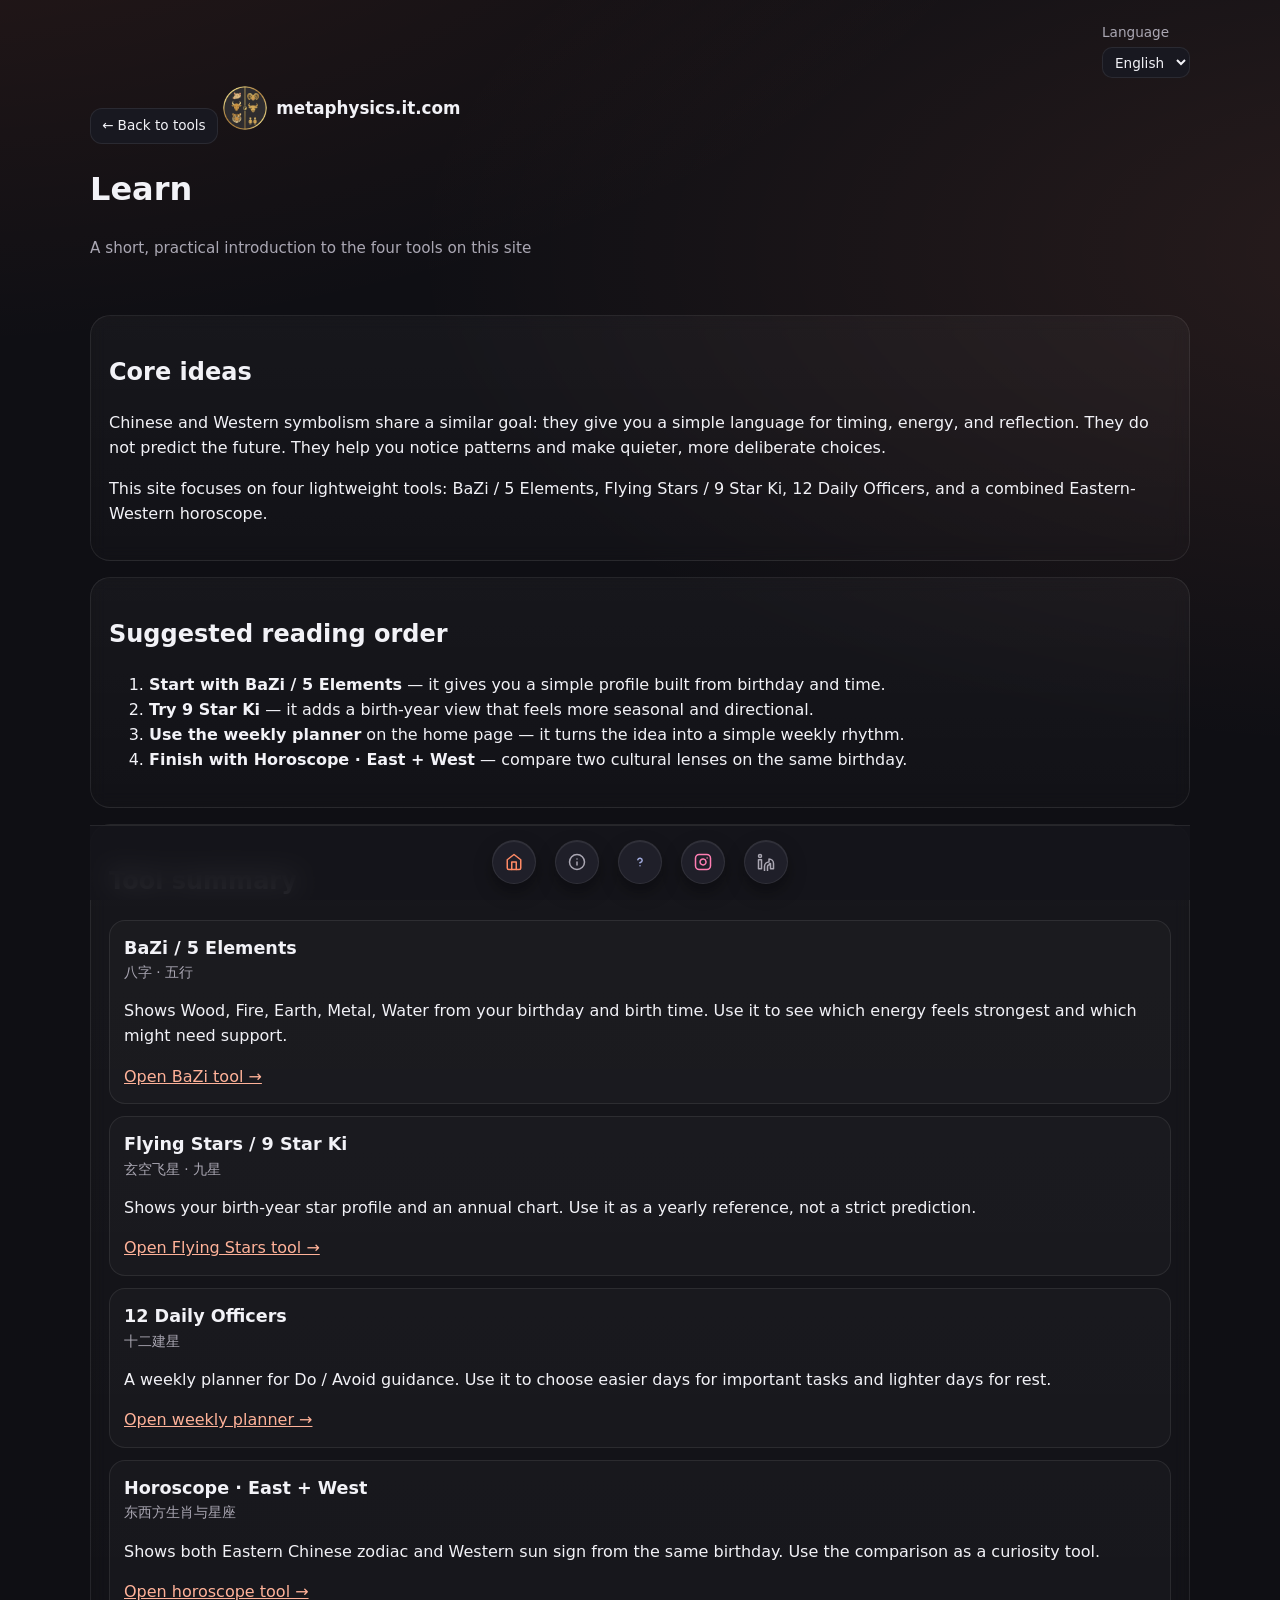
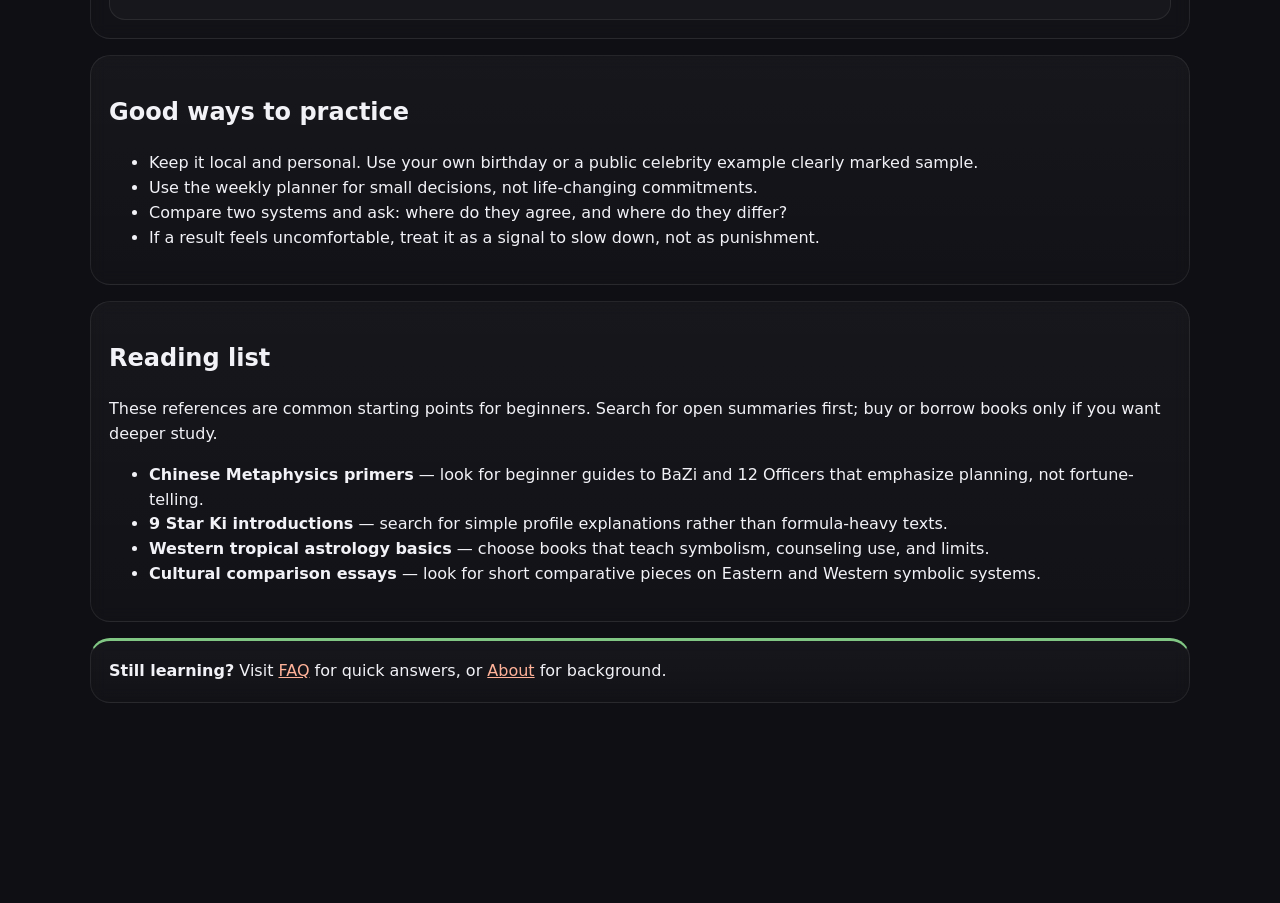
<file: learn.html>
<!DOCTYPE html>
<html lang="en">
<head>
  <meta charset="UTF-8">
  <meta name="viewport" content="width=device-width, initial-scale=1.0">
  <link rel="icon" type="image/png" href="mascot.png">
  <title>Learn — metaphysics.it.com</title>
  <meta name="description" content="A free beginner guide to Chinese and Western metaphysical tools: BaZi, Flying Stars, 12 Daily Officers, and horoscope.">
  <link rel="stylesheet" href="style.css">
</head>
<body>
  <header>
    <a class="back-link" href="index.html" data-i18n="learn_back" data-i18n-html="1">← Back to tools</a>
    <a class="brand" href="index.html">
      <img src="mascot.png" alt="mascot" class="logo brand-img">
      <span class="brand">metaphysics.it.com</span>
    </a>
    <h1>Learn</h1>
    <p class="subtitle">A short, practical introduction to the four tools on this site</p>
  </header>

  <div class="wrap">
    <div class="card">
      <h2>Core ideas</h2>
      <p>Chinese and Western symbolism share a similar goal: they give you a simple language for timing, energy, and reflection. They do not predict the future. They help you notice patterns and make quieter, more deliberate choices.</p>
      <p>This site focuses on four lightweight tools: BaZi / 5 Elements, Flying Stars / 9 Star Ki, 12 Daily Officers, and a combined Eastern-Western horoscope.</p>
    </div>

    <div class="card">
      <h2>Suggested reading order</h2>
      <ol>
        <li><strong>Start with BaZi / 5 Elements</strong> — it gives you a simple profile built from birthday and time.</li>
        <li><strong>Try 9 Star Ki</strong> — it adds a birth-year view that feels more seasonal and directional.</li>
        <li><strong>Use the weekly planner</strong> on the home page — it turns the idea into a simple weekly rhythm.</li>
        <li><strong>Finish with Horoscope · East + West</strong> — compare two cultural lenses on the same birthday.</li>
      </ol>
    </div>

    <div class="card">
      <h2>Tool summary</h2>
      <div class="grid">
        <div class="el-card">
          <div class="el-name">BaZi / 5 Elements</div>
          <div class="el-cn">八字 · 五行</div>
          <p>Shows Wood, Fire, Earth, Metal, Water from your birthday and birth time. Use it to see which energy feels strongest and which might need support.</p>
          <a class="secondary" href="bazi.html">Open BaZi tool →</a>
        </div>
        <div class="el-card">
          <div class="el-name">Flying Stars / 9 Star Ki</div>
          <div class="el-cn">玄空飞星 · 九星</div>
          <p>Shows your birth-year star profile and an annual chart. Use it as a yearly reference, not a strict prediction.</p>
          <a class="secondary" href="flying-stars.html">Open Flying Stars tool →</a>
        </div>
        <div class="el-card">
          <div class="el-name">12 Daily Officers</div>
          <div class="el-cn">十二建星</div>
          <p>A weekly planner for Do / Avoid guidance. Use it to choose easier days for important tasks and lighter days for rest.</p>
          <a class="secondary" href="index.html">Open weekly planner →</a>
        </div>
        <div class="el-card">
          <div class="el-name">Horoscope · East + West</div>
          <div class="el-cn">东西方生肖与星座</div>
          <p>Shows both Eastern Chinese zodiac and Western sun sign from the same birthday. Use the comparison as a curiosity tool.</p>
          <a class="secondary" href="horoscope.html">Open horoscope tool →</a>
        </div>
      </div>
    </div>

    <div class="card">
      <h2>Good ways to practice</h2>
      <ul>
        <li>Keep it local and personal. Use your own birthday or a public celebrity example clearly marked sample.</li>
        <li>Use the weekly planner for small decisions, not life-changing commitments.</li>
        <li>Compare two systems and ask: where do they agree, and where do they differ?</li>
        <li>If a result feels uncomfortable, treat it as a signal to slow down, not as punishment.</li>
      </ul>
    </div>

    <div class="card">
      <h2>Reading list</h2>
      <p>These references are common starting points for beginners. Search for open summaries first; buy or borrow books only if you want deeper study.</p>
      <ul>
        <li><strong>Chinese Metaphysics primers</strong> — look for beginner guides to BaZi and 12 Officers that emphasize planning, not fortune-telling.</li>
        <li><strong>9 Star Ki introductions</strong> — search for simple profile explanations rather than formula-heavy texts.</li>
        <li><strong>Western tropical astrology basics</strong> — choose books that teach symbolism, counseling use, and limits.</li>
        <li><strong>Cultural comparison essays</strong> — look for short comparative pieces on Eastern and Western symbolic systems.</li>
      </ul>
    </div>

    <div class="card" style="border-top: 3px solid var(--good);">
      <p style="margin:0;color:var(--text);"><strong>Still learning?</strong> Visit <a href="faq.html">FAQ</a> for quick answers, or <a href="about.html">About</a> for background.</p>
    </div>
  </div>
  </div>
  <div class="footer-spacer"></div>
  <footer class="footer-bar">
    <div class="footer-inner">
      <div class="social-bar">
        <a href="index.html" aria-label="Home" title="Home" class="social-circle social-home">
          <svg class="social-icon" viewBox="0 0 24 24" fill="none" stroke="currentColor" stroke-width="2" stroke-linecap="round" stroke-linejoin="round"><path d="M3 9l9-7 9 7v11a2 2 0 0 1-2 2H5a2 2 0 0 1-2-2z"/><polyline points="9 22 9 12 15 12 15 22"/></svg>
        </a>
        <a href="about.html" aria-label="About" title="About" class="social-circle">
          <svg class="social-icon" viewBox="0 0 24 24" fill="none" stroke="currentColor" stroke-width="2" stroke-linecap="round" stroke-linejoin="round"><circle cx="12" cy="12" r="10"/><path d="M12 16v-4M12 8h.01"/></svg>
        </a>
        <a href="faq.html" aria-label="FAQ" title="FAQ" class="social-circle social-faq">
          <svg class="social-icon" viewBox="0 0 24 24" fill="none" stroke="currentColor" stroke-width="2" stroke-linecap="round" stroke-linejoin="round"><path d="M9.09 9a3 3 0 0 1 5.83 1c0 2-3 3-3 3"/><line x1="12" y1="17" x2="12.01" y2="17"/></svg>
        </a>
        <a href="https://instagram.com/x.s.seow" target="_blank" rel="noopener noreferrer" aria-label="Instagram" title="Instagram" class="social-circle social-ig">
          <svg class="social-icon" viewBox="0 0 24 24" fill="none" stroke="currentColor" stroke-width="2" stroke-linecap="round" stroke-linejoin="round"><rect x="2" y="2" width="20" height="20" rx="5" ry="5"/><path d="M16 11.37A4 4 0 1 1 12.63 8 4 4 0 0 1 16 11.37z"/><line x1="17.5" y1="6.5" x2="17.51" y2="6.5"/></svg>
        </a>
        <a href="https://www.linkedin.com/in/seow-xi-sun-kelvin-0950379" target="_blank" rel="noopener noreferrer" aria-label="LinkedIn" title="LinkedIn" class="social-circle">
          <svg class="social-icon" viewBox="0 0 24 24" fill="none" stroke="currentColor" stroke-width="2" stroke-linecap="round" stroke-linejoin="round"><path d="M16 8a6 6 0 0 1 6 6v7h-4v-7a2 2 0 0 0-2 2 2 2 0 0 0-2 2v7h-4v-7a6 6 0 0 1 6-6z"/><rect x="2" y="9" width="4" height="12"/><circle cx="4" cy="4" r="2"/></svg>
        </a>
      </div>
    </div>
  </footer>
<script src="lang.js"></script>
</body>
</html>
</file>
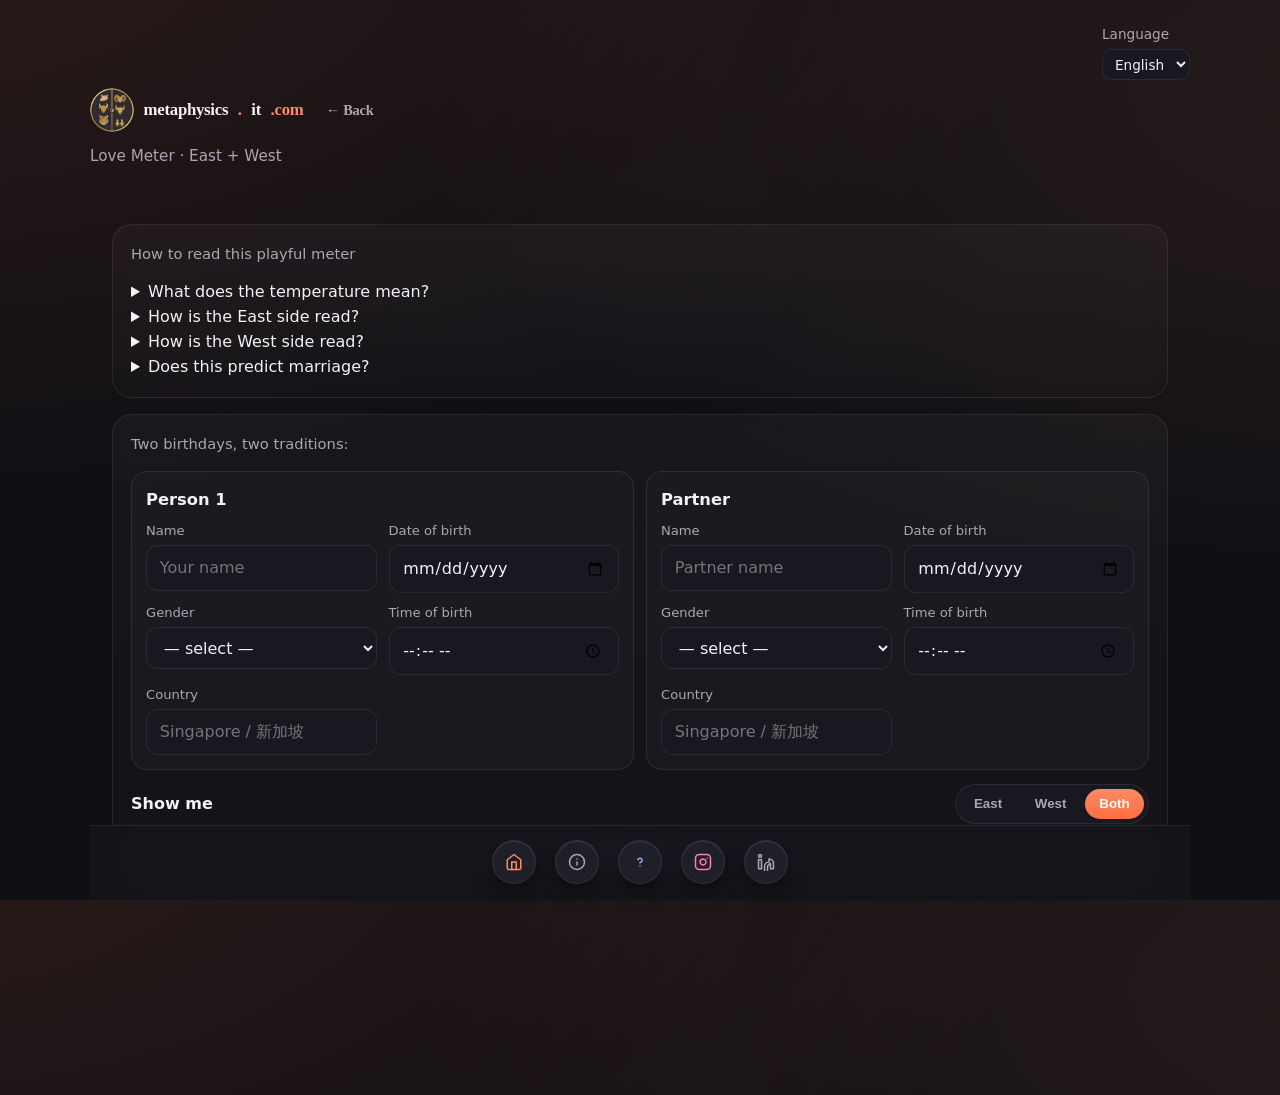
<file: love-meter.html>
<!DOCTYPE html>
<html lang="en">
<head>
  <meta charset="UTF-8">
  <meta name="viewport" content="width=device-width, initial-scale=1.0">
  <link rel="icon" type="image/png" href="mascot.png">
  <title>metaphysics.it.com — Love Meter · East + West</title>
  <meta name="description" content="A playful East + West couple compatibility check: Chinese zodiac, Five Elements, and Western sun signs, read toward marriage.">
  <link rel="canonical" href="https://metaphysics.it.com/love-meter.html">
  <link rel="stylesheet" href="style.css">
  <script src="lang.js"></script>
  <script src="lunar.js"></script>
  <meta property="og:title" content="metaphysics.it.com — Love Meter · East + West">
  <meta property="og:description" content="A playful East + West couple compatibility check toward marriage.">
  <meta property="og:type" content="website">
  <meta property="og:url" content="https://metaphysics.it.com/love-meter.html">
  <meta property="og:image" content="https://metaphysics.it.com/mascot.png">
  <meta name="twitter:card" content="summary">
  <meta name="twitter:title" content="metaphysics.it.com — Love Meter · East + West">
  <meta name="twitter:description" content="Chinese zodiac + Western signs, read toward marriage.">
  <meta name="twitter:image" content="https://metaphysics.it.com/mascot.png">
  <style>
    :root {
      --bg: #0f0f14;
      --surface: #181820;
      --surface-2: #1f1f29;
      --border: rgba(255,255,255,.08);
      --text: #f2f2f7;
      --muted: #aaa7b3;
      --accent: #ff8a65;
      --accent-2: #ff6e40;
      --wood: #81c784;
      --fire: #ff8a65;
      --earth: #ffd54f;
      --metal: #e0e0e0;
      --water: #4fc3f7;
      --chip-bg: rgba(255,255,255,.06);
    }
    * { box-sizing: border-box; }
    html, body { height: 100%; }
    body {
      margin: 0;
      font-family: Inter, ui-sans-serif, system-ui, -apple-system, BlinkMacSystemFont, "Segoe UI", Roboto, "Helvetica Neue", Arial, sans-serif;
      background: radial-gradient(1200px 600px at -10% -10%, rgba(255,110,64,.12), transparent), radial-gradient(1000px 500px at 110% 10%, rgba(255,138,101,.1), transparent), var(--bg);
      color: var(--text);
      line-height: 1.55;
    }
    header { max-width: 1100px; margin: 0 auto; padding: 24px 0 6px; }
    header h1 {
      font-family: "Noto Serif SC", "Songti SC", Georgia, "Times New Roman", serif;
      font-size: 1.75rem;
      letter-spacing: -0.01em;
      margin: 0;
      display: inline-flex;
      align-items: center;
      gap: .65rem;
    }
    header h1 span { color: var(--accent); }
    header a.back { color: var(--muted); text-decoration: none; font-size: .9rem; margin-left: .75rem; }
    .subtitle { color: var(--muted); margin-top: .3rem; font-size: .95rem; }
    .wrap { width: 100%; max-width: 1100px; margin: 0 auto; padding: 18px 0 110px; }
    @media (min-width: 760px) { .wrap { padding-left: 22px; padding-right: 22px; } }
    .card {
      background: linear-gradient(180deg, rgba(255,255,255,.035), rgba(255,255,255,.015));
      border: 1px solid var(--border);
      border-radius: 20px;
      padding: 16px;
      margin-top: 16px;
      backdrop-filter: blur(8px);
    }
    @media (min-width: 760px) { .card { padding: 18px; } }
    .pair-grid { display: grid; gap: .75rem; grid-template-columns: 1fr 1fr; }
    @media (max-width: 760px) { .pair-grid { grid-template-columns: 1fr; } }
    .person-card { border-radius: 16px; padding: 14px; border: 1px solid var(--border); background: rgba(255,255,255,.025); }
    .person-card h3 { margin: .1rem 0 .5rem; font-size: 1.02rem; }
    label { display: block; font-size: .82rem; color: var(--muted); margin-bottom: .25rem; }
    input, select {
      width: 100%;
      padding: .6rem .8rem;
      border: 1px solid var(--border);
      border-radius: 12px;
      background: var(--surface);
      color: var(--text);
      font: inherit;
      outline: none;
      transition: border-color .15s ease, box-shadow .15s ease;
    }
    input:focus, select:focus { border-color: var(--accent); box-shadow: 0 0 0 4px rgba(255,110,64,.15); }
    button {
      padding: .7rem;
      border: none;
      border-radius: 12px;
      background: linear-gradient(180deg, var(--accent), var(--accent-2));
      color: #fff;
      font-weight: 700;
      cursor: pointer;
      transition: transform .04s ease, opacity .15s ease;
    }
    button:active { transform: translateY(1px); }
    .secondary { background: var(--surface-2); color: var(--text); border: 1px solid var(--border); }
    .bar { display:flex; justify-content:space-between; gap:1rem; align-items:center; flex-wrap: wrap; }
    @media (max-width: 760px) { .bar { flex-direction: column; align-items: flex-start; } }
    .pill { display:inline-flex; align-items:center; gap:.35rem; padding: .35rem .7rem; border-radius: 999px; background: var(--chip-bg); border: 1px solid var(--border); font-size: .82rem; color: var(--text); }
    .row { display: grid; gap: .75rem; grid-template-columns: 1fr 1fr; }
    @media (max-width: 760px) { .row { grid-template-columns: 1fr; } }
    .full { grid-template-columns: 1fr; }
    .intro { color: var(--muted); font-size: .92rem; }
    .intro strong { color: var(--text); }
    .animal { font-size: 2rem; }
    .meta { font-size: .82rem; color: var(--muted); }
    .body { font-size: .92rem; color: var(--muted); margin-top: .4rem; }
    .meter { position: relative; height: 20px; border-radius: 999px; background: linear-gradient(90deg, #f87171 0%, #facc15 50%, #81c784 100%); margin: .8rem 0 .3rem; }
    .meter-needle { position: absolute; top: -5px; bottom: -5px; width: 4px; border-radius: 2px; background: #fff; box-shadow: 0 0 0 2px rgba(0,0,0,.45); transform: translateX(-50%); }
    .meter-score { font-size: 2.4rem; font-weight: 800; line-height: 1; }
    .meter-tick { position:absolute; top:-2px; bottom:-2px; width:1px; background:rgba(255,255,255,.25); }
    .meter-label { color: var(--muted); margin-bottom: .4rem; }
    .seg { display:inline-flex; gap:.25rem; padding:.25rem; background: var(--surface); border:1px solid var(--border); border-radius: 999px; }
    .seg-btn { background: transparent; border: none; color: var(--muted); padding: .45rem .9rem; border-radius: 999px; font-weight: 600; cursor: pointer; }
    .seg-btn.active { background: linear-gradient(180deg, var(--accent), var(--accent-2)); color: #fff; }
    .sub { margin-top: .7rem; }
    .sub-row { display: grid; grid-template-columns: 1fr auto; gap: .5rem 1rem; align-items: baseline; }
    .sub-name { font-size: .9rem; }
    .sub-num { font-weight: 700; font-size: .9rem; }
    .sub-track { grid-column: 1 / -1; height: 8px; border-radius: 999px; background: rgba(255,255,255,.08); overflow: hidden; }
    .sub-fill { height: 100%; border-radius: 999px; background: linear-gradient(90deg, var(--accent-2), var(--accent)); width: 0; transition: width .5s ease; }
    .rel-card { border-radius: 16px; padding: 14px; border: 1px solid var(--border); background: rgba(255,255,255,.025); }
    .rel-title { font-weight: 700; margin-bottom: .35rem; }
    .rel-sub { font-size: .85rem; color: var(--muted); }
    .union-body { font-size: .95rem; color: var(--muted); margin-top: .4rem; }
    .union-body strong { color: var(--text); }
    .verdict { margin-top: .6rem; font-size: 1.05rem; font-weight: 700; }
    .fortune { margin-top: .5rem; padding: .8rem 1rem; border-radius: 14px; background: rgba(255,213,79,.08); border: 1px solid rgba(255,213,79,.25); font-size: .92rem; }
    .fortune::before { content: "🥠 "; }
    .mary-link { display:inline-block; margin-top:.7rem; color: var(--accent); text-decoration: none; font-weight: 600; }
    .mary-link:hover { text-decoration: underline; }
    .text-link { color: var(--accent); text-decoration: none; }
    .text-link:hover { text-decoration: underline; }
  </style>
</head>
<body>
  <header>
    <h1>
      <a class="brand" href="index.html">
        <img src="mascot.png" alt="mascot" class="logo brand-img">
        <span class="brand">metaphysics<span>.</span>it<span>.com</span>
      </a>
      <a class="back" href="index.html" data-i18n="lm_back" data-i18n-html="1">← Back</a>
    </h1>
    <p class="subtitle" data-i18n="lm_title">Love Meter · East + West</p>
  </header>

  <div class="wrap">

    <section class="card">
      <p class="intro" style="margin-top:0;" data-i18n="lm_learn_title">
        <strong>How to read this playful meter</strong>
      </p>
      <details>
        <summary>What does the temperature mean?</summary>
        <p>It is a fun composite of your Eastern zodiac relationship, your Five-Element blend, and your Western sun-sign match — not a prediction. Treat it as a conversation starter, not a verdict.</p>
      </details>
      <details>
        <summary>How is the East side read?</summary>
        <p>We compare your birth-year animals (生肖): 六合 is the closest pairing, 三合 is harmonious, 相冲 is friction. Then we check how your animal elements (五行) generate or control each other. The animal is taken from the real lunar year (Chinese New Year boundary), not just the calendar year.</p>
      </details>
      <details>
        <summary>How is the West side read?</summary>
        <p>We compare your Western sun signs and their elements (Fire, Earth, Air, Water). Same or complementary elements read warmer; opposing elements add a little tension.</p>
      </details>
      <details>
        <summary>Does this predict marriage?</summary>
        <p>No. It is symbolic and cultural. For the actual wedding day, use the Ze Ri (择日) tool to find a personalized auspicious window.</p>
      </details>
    </section>

    <section class="card">
      <p class="intro" style="margin-top:0;" data-i18n="lm_intro_1"><strong>Two birthdays, two traditions:</strong> <span data-i18n="lm_intro_2">compare your Eastern zodiac and Western signs, then see how the pairing reads toward marriage.</span></p>
      <div class="pair-grid">
        <div class="person-card">
          <h3 data-i18n="lm_p1">Person 1</h3>
          <div class="row">
            <div><label for="visitorName" data-i18n="horo_name">Name</label><input type="text" id="visitorName" placeholder="Your name" data-i18n-placeholder="index_name_placeholder"></div>
            <div><label for="visitorDob" data-i18n="horo_dob">Date of birth</label><input type="date" id="visitorDob"></div>
          </div>
          <div class="row" style="margin-top:.6rem;">
            <div><label for="gender" data-i18n="horo_gender">Gender</label><select id="gender"><option value="" data-i18n="index_gender_select">— select —</option><option value="male" data-i18n="index_male">Male</option><option value="female" data-i18n="index_female">Female</option></select></div>
            <div><label for="visitorTob" data-i18n="horo_tob">Time of birth</label><input type="time" id="visitorTob"></div>
          </div>
          <div class="row" style="margin-top:.6rem;">
            <div><label for="visitorCountry" data-i18n="index_country">Country</label><input type="text" id="visitorCountry" placeholder="Singapore / 新加坡"></div>
          </div>
        </div>
        <div class="person-card">
          <h3 data-i18n="lm_p2">Partner</h3>
          <div class="row">
            <div><label for="partnerName" data-i18n="horo_name">Name</label><input type="text" id="partnerName" placeholder="Partner name"></div>
            <div><label for="partnerDob" data-i18n="horo_dob">Date of birth</label><input type="date" id="partnerDob"></div>
          </div>
          <div class="row" style="margin-top:.6rem;">
            <div><label for="partnerGender" data-i18n="horo_gender">Gender</label><select id="partnerGender"><option value="" data-i18n="index_gender_select">— select —</option><option value="male" data-i18n="index_male">Male</option><option value="female" data-i18n="index_female">Female</option></select></div>
            <div><label for="partnerTob" data-i18n="horo_tob">Time of birth</label><input type="time" id="partnerTob"></div>
          </div>
          <div class="row" style="margin-top:.6rem;">
            <div><label for="partnerCountry" data-i18n="index_country">Country</label><input type="text" id="partnerCountry" placeholder="Singapore / 新加坡"></div>
          </div>
        </div>
      </div>
      <div class="bar" style="margin-top:.9rem;">
        <div class="bar-meta"><strong data-i18n="lm_mode_label">Show me</strong></div>
        <div class="seg" id="modeSeg" role="group">
          <button type="button" class="seg-btn" data-mode="east" data-i18n="lm_mode_east">East</button>
          <button type="button" class="seg-btn" data-mode="west" data-i18n="lm_mode_west">West</button>
          <button type="button" class="seg-btn active" data-mode="both" data-i18n="lm_mode_both">Both</button>
        </div>
      </div>
      <button id="calcBtn" class="secondary" style="margin-top:.8rem;" type="button" data-i18n="lm_calc">Measure our love</button>
    </section>

    <section class="card" id="pairCard" style="display:none;">
      <div class="bar">
        <div class="bar-meta"><strong id="pairTitle"></strong></div>
        <div><span class="pill" id="pillA1"></span> <span class="pill" id="pillB1"></span> · <span class="pill" id="pillC1"></span> <span class="pill" id="pillD1"></span></div>
      </div>
      <div style="margin-top:.8rem;">
        <div class="meta" data-i18n="lm_temperature">Compatibility temperature</div>
        <div class="meter" id="meter"><div class="meter-needle" id="needle"></div></div>
        <div class="meter-score" id="scoreNum">—</div>
        <div class="meter-label" id="scoreLabel"></div>
        <div class="verdict" id="verdict"></div>
        <div class="fortune" id="fortune"></div>
      </div>
    </section>

    <section class="card" id="eastCard" style="display:none;">
      <div class="bar"><div class="bar-meta"><strong data-i18n="lm_east_title">Eastern · Chinese zodiac</strong></div></div>
      <div class="rel-card" style="margin-top:.6rem;"><div class="rel-title" id="eastRelTitle"></div><div class="rel-sub" id="eastRelSub"></div></div>
      <div class="sub" id="eastSubs"></div>
    </section>

    <section class="card" id="westCard" style="display:none;">
      <div class="bar"><div class="bar-meta"><strong data-i18n="lm_west_title">Western · Sun signs</strong></div></div>
      <div class="rel-card" style="margin-top:.6rem;"><div class="rel-title" id="westRelTitle"></div><div class="rel-sub" id="westRelSub"></div></div>
      <div class="sub" id="westSubs"></div>
    </section>

    <section class="card" id="unionCard" style="display:none;">
      <div class="bar"><div class="bar-meta"><strong data-i18n="lm_mix_title">The Union · East meets West</strong></div></div>
      <p class="union-body" id="unionBody" style="margin-top:.6rem;"></p>
      <div class="union-body" style="margin-top:.5rem;"><strong data-i18n="lm_marriage_note">Toward marriage:</strong> <span id="maryNote"></span></div>
      <a class="mary-link" href="ze-ri.html" data-i18n="lm_pick_date">Pick your wedding date with Ze Ri →</a>
    </section>

  </div>

  <div class="footer-spacer"></div>

<script>
  (function(){
    const ELEMENT_ICON = { Wood:'🌿', Fire:'🔥', Earth:'🌏', Metal:'⚙️', Water:'💧' };

    const animals = [
      {n:"Rat",cn:"鼠",emoji:"🐭",el:"Metal"},
      {n:"Ox",cn:"牛",emoji:"🐂",el:"Earth"},
      {n:"Tiger",cn:"虎",emoji:"🐅",el:"Wood"},
      {n:"Rabbit",cn:"兔",emoji:"🐇",el:"Wood"},
      {n:"Dragon",cn:"龍",emoji:"🐉",el:"Earth"},
      {n:"Snake",cn:"蛇",emoji:"🐍",el:"Fire"},
      {n:"Horse",cn:"马",emoji:"🐎",el:"Fire"},
      {n:"Goat",cn:"羊",emoji:"🐑",el:"Earth"},
      {n:"Monkey",cn:"猴",emoji:"🐒",el:"Metal"},
      {n:"Rooster",cn:"雞",emoji:"🐓",el:"Metal"},
      {n:"Dog",cn:"狗",emoji:"🐕",el:"Earth"},
      {n:"Pig",cn:"豬",emoji:"🐖",el:"Water"}
    ];
    const signs = [
      {n:"Aries",from:"03-21",to:"04-19",el:"Fire",icon:"🐏"},
      {n:"Taurus",from:"04-20",to:"05-20",el:"Earth",icon:"🐂"},
      {n:"Gemini",from:"05-21",to:"06-20",el:"Air",icon:"👥"},
      {n:"Cancer",from:"06-21",to:"07-22",el:"Water",icon:"🦀"},
      {n:"Leo",from:"07-23",to:"08-22",el:"Fire",icon:"🦁"},
      {n:"Virgo",from:"08-23",to:"09-22",el:"Earth",icon:"🌾"},
      {n:"Libra",from:"09-23",to:"10-22",el:"Air",icon:"⚖️"},
      {n:"Scorpio",from:"10-23",to:"11-21",el:"Water",icon:"🦂"},
      {n:"Sagittarius",from:"11-22",to:"12-21",el:"Fire",icon:"🏹️"},
      {n:"Capricorn",from:"12-22",to:"01-19",el:"Earth",icon:"🐐"},
      {n:"Aquarius",from:"01-20",to:"02-18",el:"Air",icon:"🌊"},
      {n:"Pisces",from:"02-19",to:"03-20",el:"Water",icon:"🐟"}
    ];
    const HE = { Rat:"Ox", Ox:"Rat", Tiger:"Pig", Pig:"Tiger", Rabbit:"Dog", Dog:"Rabbit", Dragon:"Rooster", Rooster:"Dragon", Snake:"Goat", Goat:"Snake", Horse:"Monkey", Monkey:"Horse" };
    const TRIPLE = [ ["Monkey","Rat","Dragon"], ["Pig","Rabbit","Goat"], ["Tiger","Horse","Dog"], ["Snake","Rooster","Ox"] ];
    const CLASH = { Rat:"Horse", Horse:"Rat", Ox:"Goat", Goat:"Ox", Tiger:"Monkey", Monkey:"Tiger", Rabbit:"Rooster", Rooster:"Rabbit", Dragon:"Dog", Dog:"Dragon", Snake:"Pig", Pig:"Snake" };
    const HARM = { Rat:"Goat", Goat:"Rat", Ox:"Horse", Horse:"Ox", Tiger:"Snake", Snake:"Tiger", Rabbit:"Dragon", Dragon:"Rabbit", Monkey:"Pig", Pig:"Monkey", Dog:"Rooster", Rooster:"Dog" };
    const GEN = { Wood:"Fire", Fire:"Earth", Earth:"Metal", Metal:"Water", Water:"Wood" };
    const CONTROL = { Wood:"Earth", Earth:"Water", Water:"Fire", Fire:"Metal", Metal:"Wood" };

    function animalOf(y, dob){
      if (typeof Solar !== "undefined" && Solar && typeof Solar.fromDate === "function") {
        try {
          const cn = Solar.fromDate(new Date(dob + "T00:00:00")).getLunar().getYearShengXiao();
          const hit = animals.find(a => a.cn === cn);
          if (hit) return hit;
        } catch (_) {}
      }
      return animals[((y - 4) % 12 + 12) % 12];
    }
    const COUNTRY_TZ = { 'singapore':8,'malaysia':8,'indonesia':7,'thailand':7,'vietnam':7,'philippines':8,'china':8,'中国':8,'hong kong':8,'香港':8,'taiwan':8,'台湾':8,'japan':9,'日本':9,'korea':9,'韩国':9,'india':5.5,'印度':5.5,'uk':0,'britain':0,'英国':0,'australia':10,'澳洲':10,'usa':-5,'america':-5,'美国':-5 };
    function countryTz(c){ if(!c) return 8; const k=String(c).trim().toLowerCase(); for(const key in COUNTRY_TZ){ if(k.includes(key)) return COUNTRY_TZ[key]; } return 8; }
    function signOf(dob, tob, country){
      let d;
      if(tob){
        const p = String(tob).split(':'); const h = Number(p[0])||0, min = Number(p[1])||0;
        const [y,m,da] = String(dob).split('-').map(Number);
        const tzOff = countryTz(country);
        const ms = Date.UTC(y, m-1, da, h, min, 0) - tzOff*3600000; // UTC instant of birth
        d = new Date(ms + tzOff*3600000); // back to local civil datetime in birth tz
      } else {
        d = new Date(dob + "T00:00:00");
      }
      const mmdd = String(d.getMonth()+1).padStart(2,"0") + "-" + String(d.getDate()).padStart(2,"0");
      return signs.find(s => {
        if (s.from > s.to) return mmdd >= s.from || mmdd <= s.to;
        return mmdd >= s.from && mmdd <= s.to;
      }) || signs[signs.length-1];
    }
    function zodiacRel(a, b){
      if (HE[a] === b) return { score:85, en:"Harmonious union (六合)", zh:"六合 · 天作之合" };
      if (TRIPLE.some(g => g.includes(a) && g.includes(b))) return { score:75, en:"Triple harmony (三合)", zh:"三合 · 情投意合" };
      if (CLASH[a] === b) return { score:25, en:"Clash (相冲)", zh:"相冲 · 性格相冲" };
      if (HARM[a] === b) return { score:40, en:"Subtle friction (相害)", zh:"相害 · 小有摩擦" };
      return { score:55, en:"Neutral (中和)", zh:"中立 · 平顺" };
    }
    function eastElementRel(elA, elB){
      if (elA === elB) return { score:55, en:"Same element ("+elA+")", zh:"同气 · 五行相同 ("+elA+")" };
      if (GEN[elA] === elB) return { score:75, en:"Generating ("+elA+"→"+elB+" 相生)", zh:"相生 · 你生旺对方" };
      if (GEN[elB] === elA) return { score:70, en:"Nurtured ("+elB+"→"+elA+" 相生)", zh:"相生 · 对方生旺你" };
      if (CONTROL[elA] === elB) return { score:40, en:"Control ("+elA+"→"+elB+" 相克)", zh:"相克 · 你约束对方" };
      if (CONTROL[elB] === elA) return { score:38, en:"Controlled ("+elB+"→"+elA+" 相克)", zh:"相克 · 对方约束你" };
      return { score:52, en:"Neutral blend", zh:"平顺相合" };
    }
    function westSignRel(i1, i2){
      const d = ((i1 - i2) % 12 + 12) % 12;
      const map = { 0:70, 1:62, 11:62, 2:74, 10:74, 3:46, 9:46, 4:82, 8:82, 5:58, 7:58, 6:50 };
      return map[d] || 55;
    }
    function westElementRel(elA, elB){
      if (elA === elB) return 70;
      if ((elA==="Fire"&&elB==="Air")||(elA==="Air"&&elB==="Fire")) return 78;
      if ((elA==="Earth"&&elB==="Water")||(elA==="Water"&&elB==="Earth")) return 72;
      if ((elA==="Fire"&&elB==="Water")||(elA==="Water"&&elB==="Fire")) return 35;
      if ((elA==="Earth"&&elB==="Air")||(elA==="Air"&&elB==="Earth")) return 45;
      return 58;
    }
    function tempInfo(s, lang){
      if (s >= 80) return lang === "zh" ? { label:"天作之合 🔥", emoji:"🔥" } : { label:"Sizzling destiny 🔥", emoji:"🔥" };
      if (s >= 68) return lang === "zh" ? { label:"热情似火 💞", emoji:"💞" } : { label:"Hot & hopeful 💞", emoji:"💞" };
      if (s >= 52) return lang === "zh" ? { label:"温润如玉 🌤️", emoji:"🌤️" } : { label:"Warm & workable 🌤️", emoji:"🌤️" };
      if (s >= 42) return lang === "zh" ? { label:"尚需磨合 🤔", emoji:"🤔" } : { label:"Needs some spark 🤔", emoji:"🤔" };
      return lang === "zh" ? { label:"冰点待融 ❄️", emoji:"❄️" } : { label:"Cool — still warming ❄️", emoji:"❄️" };
    }
    const FORTUNE_EN = {
      high:["The stars booked the venue before you did. 💍","Two traditions, one heartbeat. 🐉♒","This is the kind of match fortune cookies dream about.","六合 energy: destiny did the paperwork."],
      mid:["Solid foundation, build the rest together. 🔨","Different systems, same signal. 📡","Warm enough to try; the rest is choice, not fate.","East nods, West winks — go for it."],
      low:["Opposites attract, but someone has to be the magnet. 🧲","The friction is the fun part — lean in. 🔥","Cool now, but every fire starts small. 🕯️","Not a no. Just a 'let's see'. 👀"]
    };
    const FORTUNE_ZH = {
      high:["缘分早把婚书拟好了。💍","两种传统，一颗心跳。🐉♒","这是连签文都羡慕的配对。","六合之气：天意已盖章。"],
      mid:["地基稳了，其余一起盖。🔨","系统不同，信号相同。📡","够暖，可以开始；其余是选择不是命定。","东方点头，西方眨眼——上吧。"],
      low:["互补相吸，总得有人当磁铁。🧲","摩擦正是乐趣所在，迎上去。🔥","此刻微凉，但火皆从小起。🕯️","不是不行，只是'再看看'。👀"]
    };
    function fortune(s, lang){
      const band = s >= 68 ? "high" : s >= 42 ? "mid" : "low";
      const arr = lang === "zh" ? FORTUNE_ZH[band] : FORTUNE_EN[band];
      return arr[Math.abs(s) % arr.length];
    }

    const $ = id => document.getElementById(id);
    const lang = () => (window.mppLang && typeof window.mppLang.getLang === "function") ? window.mppLang.getLang() : "en";
    const L = k => (window.mppLang && window.mppLang.t) ? window.mppLang.t(k) : k;
    let mode = "both";

    function subBar(name, num){
      return '<div class="sub-row"><div class="sub-name">'+name+'</div><div class="sub-num">'+num+'</div>'
        + '<div class="sub-track"><div class="sub-fill" style="width:'+num+'%"></div></div></div>';
    }

    function render(){
      const n1 = $("visitorName").value.trim() || "Person 1";
      const n2 = $("partnerName").value.trim() || "Partner";
      const dob1 = $("visitorDob").value;
      const dob2 = $("partnerDob").value;
      if (!dob1 || !dob2) return alert(L("dob_required"));

      const y1 = new Date(dob1 + "T00:00:00").getFullYear();
      const y2 = new Date(dob2 + "T00:00:00").getFullYear();
      const a1 = animalOf(y1, dob1), a2 = animalOf(y2, dob2);
      const tob1 = $("visitorTob").value, tob2 = $("partnerTob").value;
      const c1 = $("visitorCountry").value.trim();
      const c2 = $("partnerCountry").value.trim();
      const s1 = signOf(dob1, tob1, c1), s2 = signOf(dob2, tob2, c2);
      const ln = lang();

      const zr = zodiacRel(a1.n, a2.n);
      const ee = eastElementRel(a1.el, a2.el);
      const ws = westSignRel(signs.indexOf(s1), signs.indexOf(s2));
      const we = westElementRel(s1.el, s2.el);

      const eastList = [
        { name: ln === "zh" ? "生肖配对" : "Zodiac pair", num: zr.score, title: ln === "zh" ? zr.zh : zr.en, sub: ln === "zh" ? `${a1.n}${a1.cn} 与 ${a2.n}${a2.cn}` : `${a1.n} & ${a2.n}` },
        { name: ln === "zh" ? "五行相合" : "Five Elements", num: ee.score, title: ln === "zh" ? ee.zh : ee.en, sub: `${ELEMENT_ICON[a1.el]} ${a1.el} · ${ELEMENT_ICON[a2.el]} ${a2.el}` }
      ];
      const westList = [
        { name: ln === "zh" ? "星座配对" : "Sun sign", num: ws, title: `${s1.icon} ${s1.n} · ${s2.icon} ${s2.n}`, sub: ln === "zh" ? "西方太阳星座对照" : "Western sun-sign match" },
        { name: ln === "zh" ? "元素相合" : "Element match", num: we, title: ln === "zh" ? `${s1.el} · ${s2.el}` : `${s1.el} · ${s2.el}`, sub: `${s1.el} · ${s2.el}` }
      ];

      const eastAvg = Math.round((eastList[0].num + eastList[1].num) / 2);
      const westAvg = Math.round((westList[0].num + westList[1].num) / 2);
      const composite = mode === "east" ? eastAvg : mode === "west" ? westAvg : Math.round((eastAvg + westAvg) / 2);

      $("pairCard").style.display = "";
      $("pairTitle").textContent = ln === "zh" ? `${n1} 与 ${n2}` : `${n1} & ${n2}`;
      $("pillA1").textContent = `${a1.emoji} ${a1.n} ${a1.cn}`;
      $("pillB1").textContent = `${s1.icon} ${s1.n}`;
      $("pillC1").textContent = `${a2.emoji} ${a2.n} ${a2.cn}`;
      $("pillD1").textContent = `${s2.icon} ${s2.n}`;
      $("meter").querySelectorAll(".meter-tick").forEach(t => t.remove());
      [25,50,75].forEach(p => { const tk = document.createElement("div"); tk.className = "meter-tick"; tk.style.left = p + "%"; $("meter").appendChild(tk); });
      $("needle").style.left = composite + "%";
      $("scoreNum").textContent = composite + "°";
      const ti = tempInfo(composite, ln);
      $("scoreLabel").textContent = ti.label;
      $("verdict").textContent = ti.emoji + " " + ti.label;
      $("fortune").textContent = fortune(composite, ln);

      const showEast = mode === "east" || mode === "both";
      const showWest = mode === "west" || mode === "both";
      $("eastCard").style.display = showEast ? "" : "none";
      $("westCard").style.display = showWest ? "" : "none";
      $("eastRelTitle").textContent = eastList[0].title;
      $("eastRelSub").textContent = eastList[0].sub;
      $("eastSubs").innerHTML = subBar(eastList[0].name, eastList[0].num) + subBar(eastList[1].name, eastList[1].num);
      $("westRelTitle").textContent = westList[0].title;
      $("westRelSub").textContent = westList[0].sub;
      $("westSubs").innerHTML = subBar(westList[0].name, westList[0].num) + subBar(westList[1].name, westList[1].num);

      $("unionCard").style.display = "";
      const place = (c1 || c2) ? (ln === "zh"
        ? (c1 && c2 && c1 !== c2 ? ` 你们分别生于 ${c1} 与 ${c2}，` : ` 你们同生于 ${c1 || c2}，`)
        : (c1 && c2 && c1 !== c2 ? ` Born in ${c1} and ${c2}, ` : ` Both born in ${c1 || c2}, `)) : " ";
      const union = ln === "zh"
        ? `<strong>${n1}</strong>（${a1.n}${a1.cn} · ${s1.n}）与 <strong>${n2}</strong>（${a2.n}${a2.cn} · ${s2.n}）：${place}你们${zr.zh.replace(/ ·.*/,"")}定下基调；东方五行${ee.zh.replace(/ ·.*/,"")}，西方太阳${s1.n}与${s2.n}相${ws>=68?"合":ws>=42?"稳":"冲"}。走向婚姻，把契合处当作安全默认，分歧处视为成长契机。`
        : `<strong>${n1}</strong> (${a1.n} · ${s1.n}) and <strong>${n2}</strong> (${a2.n} · ${s2.n}):${place}your ${zr.en.toLowerCase()} sets the tone. East elements ${ee.en.toLowerCase()}; Western ${s1.n}–${s2.n} reads ${ws>=68?"warm":ws>=42?"steady":"tense"}. Toward marriage, treat your shared strengths as the safe default, and where East and West differ, let the contrast be a growth edge.`;
      $("unionBody").innerHTML = union;
      $("maryNote").textContent = ln === "zh"
        ? "准备定下婚期时，可用择日（嫁娶）挑一个专属吉日。"
        : "When you're ready to set the date, use Ze Ri for the wedding day (嫁娶).";
    }

    document.querySelectorAll("#modeSeg .seg-btn").forEach(b => {
      b.addEventListener("click", () => {
        document.querySelectorAll("#modeSeg .seg-btn").forEach(x => x.classList.remove("active"));
        b.classList.add("active");
        mode = b.dataset.mode;
        if ($("unionCard").style.display !== "none") render();
      });
    });
    $("calcBtn").addEventListener("click", render);
    window.__reapplyLoveMeter = render;
    document.addEventListener("change", e => {
      if (e.target && e.target.id === "visitorLang" && $("unionCard").style.display !== "none") setTimeout(render, 0);
    });
  })();
</script>
<footer class="footer-bar">
  <div class="footer-inner">
    <div class="social-bar">
      <a href="index.html" aria-label="Home" title="Home" class="social-circle social-home">
        <svg class="social-icon" viewBox="0 0 24 24" fill="none" stroke="currentColor" stroke-width="2" stroke-linecap="round" stroke-linejoin="round"><path d="M3 9l9-7 9 7v11a2 2 0 0 1-2 2H5a2 2 0 0 1-2-2z"/><polyline points="9 22 9 12 15 12 15 22"/></svg>
      </a>
      <a href="about.html" aria-label="About" title="About" class="social-circle">
        <svg class="social-icon" viewBox="0 0 24 24" fill="none" stroke="currentColor" stroke-width="2" stroke-linecap="round" stroke-linejoin="round"><circle cx="12" cy="12" r="10"/><path d="M12 16v-4M12 8h.01"/></svg>
      </a>
      <a href="faq.html" aria-label="FAQ" title="FAQ" class="social-circle social-faq">
        <svg class="social-icon" viewBox="0 0 24 24" fill="none" stroke="currentColor" stroke-width="2" stroke-linecap="round" stroke-linejoin="round"><path d="M9.09 9a3 3 0 0 1 5.83 1c0 2-3 3-3 3"/><line x1="12" y1="17" x2="12.01" y2="17"/></svg>
      </a>
      <a href="https://instagram.com/x.s.seow" target="_blank" rel="noopener noreferrer" aria-label="Instagram" title="Instagram" class="social-circle social-ig">
        <svg class="social-icon" viewBox="0 0 24 24" fill="none" stroke="currentColor" stroke-width="2" stroke-linecap="round" stroke-linejoin="round"><rect x="2" y="2" width="20" height="20" rx="5" ry="5"/><path d="M16 11.37A4 4 0 1 1 12.63 8 4 4 0 0 1 16 11.37z"/><line x1="17.5" y1="6.5" x2="17.51" y2="6.5"/></svg>
      </a>
      <a href="https://www.linkedin.com/in/seow-xi-sun-kelvin-0950379" target="_blank" rel="noopener noreferrer" aria-label="LinkedIn" title="LinkedIn" class="social-circle">
        <svg class="social-icon" viewBox="0 0 24 24" fill="none" stroke="currentColor" stroke-width="2" stroke-linecap="round" stroke-linejoin="round"><path d="M16 8a6 6 0 0 1 6 6v7h-4v-7a2 2 0 0 0-2 2 2 2 0 0 0-2 2v7h-4v-7a6 6 0 0 1 6-6z"/><rect x="2" y="9" width="4" height="12"/><circle cx="4" cy="4" r="2"/></svg>
      </a>
    </div>
  </div>
</footer>
</body>
</html>
</file>
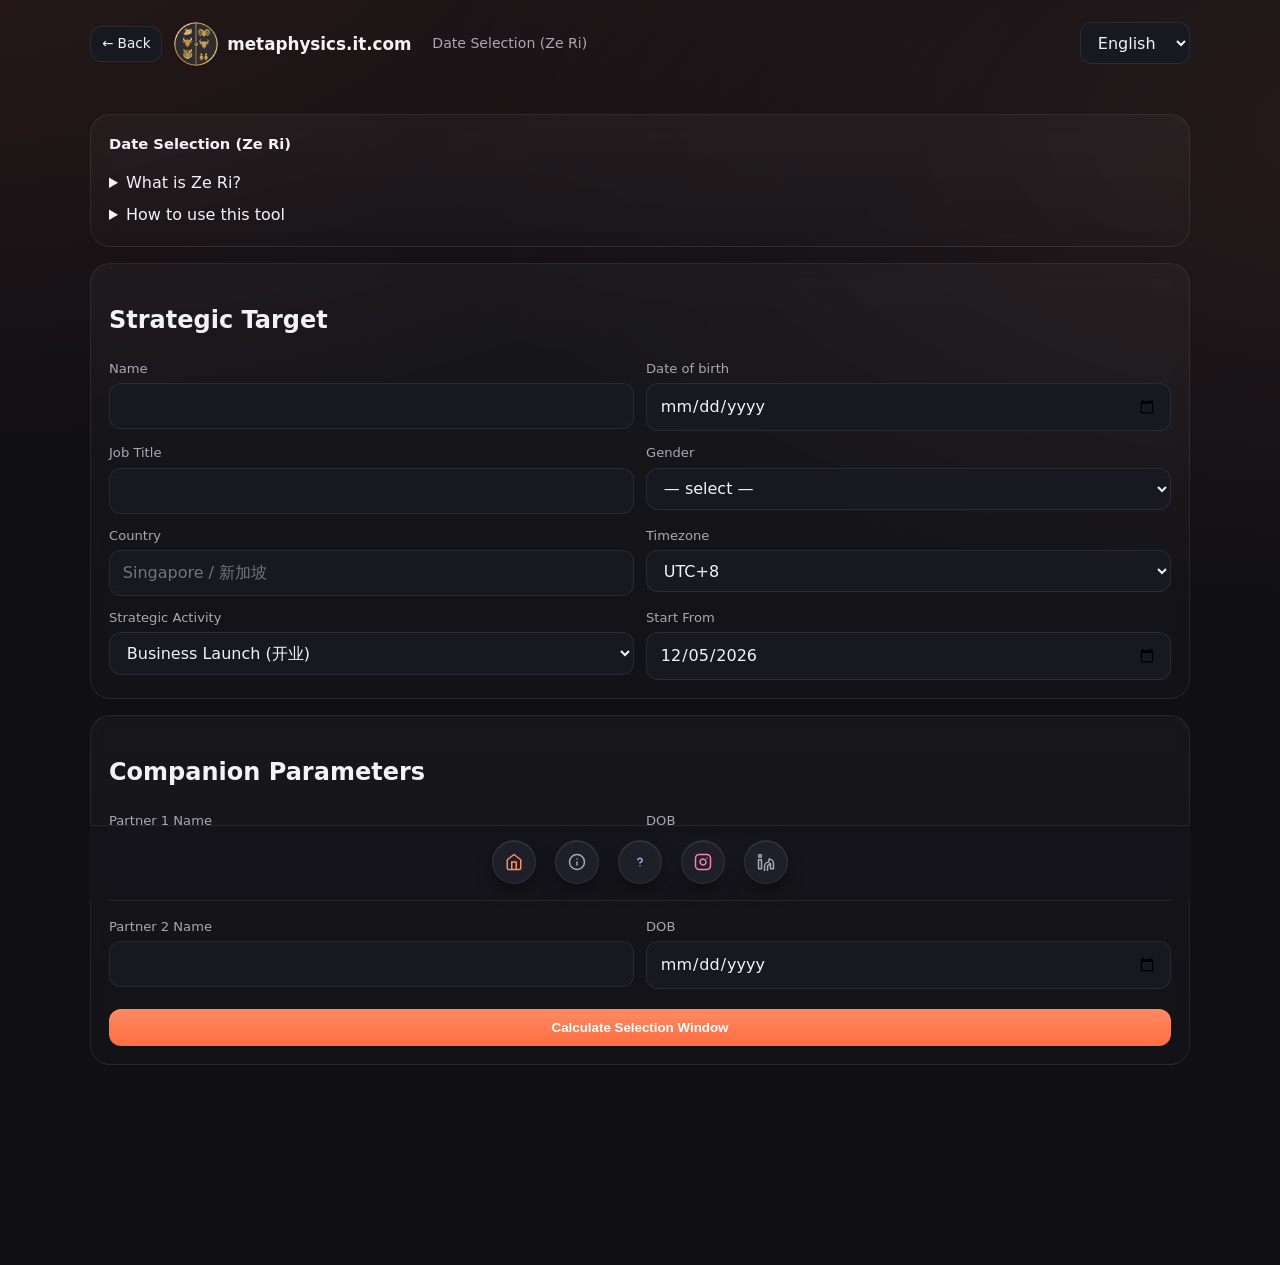
<file: ze-ri.html>
<!doctype html>
<html lang="en">
<head>
  <meta charset="utf-8">
  <meta name="viewport" content="width=device-width,initial-scale=1">
  <link rel="icon" type="image/png" href="mascot.png">
  <title>metaphysics.it.com — Date Selection (Ze Ri)</title>
  <link rel="stylesheet" href="style.css">
</head>
<body>

<header>
  <nav class="nav">
    <div class="nav-left">
      <a href="index.html" class="back-link">← Back</a>
      <a class="brand" href="index.html">
        <img src="mascot.png" alt="mascot" class="logo brand-img">
        <span class="brand">metaphysics.it.com</span>
      </a>
      <span class="tag">Date Selection (Ze Ri)</span>
    </div>
    <div class="nav-right">
      <select id="visitorLang" aria-label="Language">
        <option value="en">English</option>
        <option value="zh">中文</option>
        <option value="both">中英</option>
      </select>
    </div>
  </nav>
</header>

<div class="wrap">
  <!-- Guidance & Description Section -->
  <section class="card">
    <p class="intro" style="margin-top:0;"><strong>Date Selection (Ze Ri)</strong></p>
    <details style="margin-bottom: 0.5rem;">
      <summary>What is Ze Ri?</summary>
      <p style="margin: 0.5rem 0; line-height: 1.4; color: var(--muted);">The traditional practice of selecting auspicious dates for significant milestones. By aligning your business alignments or relationship milestones with favorable daily energetic branches, you protect your timelines from conflicts and maximize baseline momentum.</p>
    </details>
    <details>
      <summary>How to use this tool</summary>
      <p style="margin: 0.5rem 0; line-height: 1.4; color: var(--muted);">Define your strategic activity target and select your preferred tracking start date. The timeline compiler reviews the 12 Daily Officers cycle and maps them against personal profile inputs to flag high-yield versus risk-exposed window intervals.</p>
    </details>
  </section>

  <!-- Strategic Target Parameters -->
  <section class="card">
    <h2>Strategic Target</h2>
    <div class="row">
      <div><label for="visitorName">Name</label><input type="text" id="visitorName"></div>
      <div><label for="visitorDob">Date of birth</label><input type="date" id="visitorDob"></div>
    </div>
    <div class="row" style="margin-top:.75rem;">
      <div><label for="visitorJob">Job Title</label><input type="text" id="visitorJob"></div>
      <div>
        <label for="gender">Gender</label>
        <select id="gender"><option value="">— select —</option><option value="male">Male</option><option value="female">Female</option></select>
      </div>
    </div>
    <div class="row" style="margin-top:.75rem;">
      <div><label for="visitorCountry">Country</label><input type="text" id="visitorCountry" placeholder="Singapore / 新加坡"></div>
      <div><label for="visitorTimezone">Timezone</label><select id="visitorTimezone"><option value="UTC+8" selected>UTC+8</option><option value="UTC-4">UTC-4</option><option value="UTC-5">UTC-5</option><option value="UTC+0">UTC+0</option><option value="UTC+1">UTC+1</option><option value="UTC+5:30">UTC+5:30</option><option value="UTC+7">UTC+7</option><option value="UTC+9">UTC+9</option><option value="UTC+10">UTC+10</option></select></div>
    </div>
    <div class="row" style="margin-top:.75rem;">
      <div>
        <label for="zeRiActivity">Strategic Activity</label>
        <select id="zeRiActivity">
          <optgroup label="TRANSACTIONAL & ACTIVE">
            <option value="launch">Business Launch (开业)</option>
            <option value="contract">Contract Signing (签约)</option>
            <option value="deployment">System Deployment (部署)</option>
            <option value="kickoff">Project Kickoff (开工)</option>
            <option value="negotiation">Negotiation (谈判)</option>
            <option value="purchase">Asset Purchase (交易)</option>
          </optgroup>
          <optgroup label="SANCTUARY & RELATIONSHIP">
            <option value="wedding">Wedding (嫁娶)</option>
            <option value="rom">Legal Registration (注册结婚)</option>
            <option value="engagement">Engagement (过大礼)</option>
            <option value="bed">Nuptial Bed (安床)</option>
            <option value="move">Property Move (入宅)</option>
            <option value="renovation">Renovation (修造)</option>
          </optgroup>
        </select>
      </div>
      <div>
        <label for="weekStart">Start From</label><input type="date" id="weekStart">
      </div>
    </div>
    
    <!-- Property Context Field (Toggled by Activity Choice) -->
    <div id="property-wrapper" style="display:none; margin-top:0.75rem;">
      <label for="propertyDirection">Property Facing Direction</label>
      <select id="propertyDirection">
        <option value="">— select direction —</option>
        <option value="North">North (北)</option>
        <option value="South">South (南)</option>
        <option value="East">East (东)</option>
        <option value="West">West (西)</option>
        <option value="Northeast">Northeast (东北)</option>
        <option value="Northwest">Northwest (西北)</option>
        <option value="Southeast">Southeast (东南)</option>
        <option value="Southwest">Southwest (西南)</option>
      </select>
    </div>
  </section>

  <!-- Companion Parameters Grid -->
  <section class="card">
    <h2>Companion Parameters</h2>
    <div class="row" style="margin-bottom:1rem; border-bottom:1px solid var(--border); padding-bottom:1rem;">
      <div style="flex:2"><label for="comp1Name">Partner 1 Name</label><input type="text" id="comp1Name"></div>
      <div><label for="comp1Dob">DOB</label><input type="date" id="comp1Dob"></div>
    </div>
    <div class="row">
      <div style="flex:2"><label for="comp2Name">Partner 2 Name</label><input type="text" id="comp2Name"></div>
      <div><label for="comp2Dob">DOB</label><input type="date" id="comp2Dob"></div>
    </div>
    <button id="planBtn" class="primary" style="margin-top:1.25rem;" type="button">Calculate Selection Window</button>
  </section>

  <!-- Output Dynamic Interface Component -->
  <section class="card" id="weekly" style="display:none;">
    <h2 data-i18n="zeri_report_title">Analysis Timeline</h2>
    <div id="weeklyProfile" class="weekly-profile"></div>
    <div id="companionReport"></div>
    <div id="weeklyHeader" class="weekly-header" style="overflow-x:auto;"></div>
    <div id="weekGrid" class="timeline"></div>
    <div id="weeklyBreakdowns"></div>
  </section>
  <div class="footer-spacer"></div>
</div>

<footer class="footer-bar">
  <div class="footer-inner">
    <div class="social-bar">
      <a href="index.html" aria-label="Home" title="Home" class="social-circle social-home">
        <svg class="social-icon" viewBox="0 0 24 24" fill="none" stroke="currentColor" stroke-width="2" stroke-linecap="round" stroke-linejoin="round"><path d="M3 9l9-7 9 7v11a2 2 0 0 1-2 2H5a2 2 0 0 1-2-2z"/><polyline points="9 22 9 12 15 12 15 22"/></svg>
      </a>
      <a href="about.html" aria-label="About" title="About" class="social-circle">
        <svg class="social-icon" viewBox="0 0 24 24" fill="none" stroke="currentColor" stroke-width="2" stroke-linecap="round" stroke-linejoin="round"><circle cx="12" cy="12" r="10"/><path d="M12 16v-4M12 8h.01"/></svg>
      </a>
      <a href="faq.html" aria-label="FAQ" title="FAQ" class="social-circle social-faq">
        <svg class="social-icon" viewBox="0 0 24 24" fill="none" stroke="currentColor" stroke-width="2" stroke-linecap="round" stroke-linejoin="round"><path d="M9.09 9a3 3 0 0 1 5.83 1c0 2-3 3-3 3"/><line x1="12" y1="17" x2="12.01" y2="17"/></svg>
      </a>
      <a href="https://instagram.com/x.s.seow" target="_blank" rel="noopener noreferrer" aria-label="Instagram" title="Instagram" class="social-circle social-ig">
        <svg class="social-icon" viewBox="0 0 24 24" fill="none" stroke="currentColor" stroke-width="2" stroke-linecap="round" stroke-linejoin="round"><rect x="2" y="2" width="20" height="20" rx="5" ry="5"/><path d="M16 11.37A4 4 0 1 1 12.63 8 4 4 0 0 1 16 11.37z"/><line x1="17.5" y1="6.5" x2="17.51" y2="6.5"/></svg>
      </a>
      <a href="https://www.linkedin.com/in/seow-xi-sun-kelvin-0950379" target="_blank" rel="noopener noreferrer" aria-label="LinkedIn" title="LinkedIn" class="social-circle">
        <svg class="social-icon" viewBox="0 0 24 24" fill="none" stroke="currentColor" stroke-width="2" stroke-linecap="round" stroke-linejoin="round"><path d="M16 8a6 6 0 0 1 6 6v7h-4v-7a2 2 0 0 0-2 2 2 2 0 0 0-2 2v7h-4v-7a6 6 0 0 1 6-6z"/><rect x="2" y="9" width="4" height="12"/><circle cx="4" cy="4" r="2"/></svg>
      </a>
    </div>
  </div>
</footer>

<script src="lunar.js"></script>
<script src="officer-plan.js"></script>
<script src="lang.js"></script>
</body>
</html>
</file>
<file: style.css>
/* metaphysics.it.com anti-gravity */
:root {
  --bg: #0f0f14;
  --surface: #181820;
  --surface-2: #1f1f29;
  --border: rgba(255,255,255,.08);
  --text: #f2f2f7;
  --muted: #aaa7b3;
  --accent: #ff8a65;
  --accent-2: #ff6e40;
  --social-home: #ff8a65;
  --social-faq: #9fa8da;
  --social-ig: #ff7eb3;
  --good: #81c784;
  --bad: #e57373;
  --chip-bg: rgba(255,255,255,.06);
}
* { box-sizing: border-box; }
html { height: auto; }
html, body { min-height: 100%; }
body {
  margin: 0;
  font-family: Inter, ui-sans-serif, system-ui, -apple-system, BlinkMacSystemFont, "Segoe UI", Roboto, "Helvetica Neue", Arial, sans-serif;
  background:
    radial-gradient(1200px 600px at -10% -10%, rgba(255,110,64,.12), transparent),
    radial-gradient(1000px 500px at 110% 10%, rgba(255,138,101,.1), transparent),
    var(--bg);
  color: var(--text);
  line-height: 1.55;
}
header, .wrap, footer { max-width: 1100px; margin: 0 auto; padding-left: 0; padding-right: 0; }
@media (min-width: 760px) {
  header, .wrap, footer { padding-left: 22px; padding-right: 22px; }
}
.planner-card { border-image: linear-gradient(180deg, var(--accent), transparent) 1; }
.planner-lead { margin: 0 0 .6rem; color: var(--text); font-weight: 700; }
header { padding: 22px 0 6px; }
.logo { width: 44px; height: 44px; display: inline-flex; }
.brand-img { object-fit: contain; border-radius: 50%; }
.brand { color: var(--text); text-decoration: none; display: inline-flex; align-items: center; gap: .6rem; font-weight: 750; font-size: 1.05rem; }
.tag { color: var(--muted); font-size: .88rem; margin-left: .6rem; }
.subtitle { color: var(--muted); margin-top: .3rem; font-size: .95rem; }
.wrap { padding: 18px 0 110px; }
.card {
  background: linear-gradient(180deg, rgba(255,255,255,.035), rgba(255,255,255,.015));
  border: 1px solid var(--border);
  border-radius: 20px;
  padding: 16px;
  margin-top: 16px;
  backdrop-filter: blur(8px);
}
@media (min-width: 760px) { .card { padding: 18px; } }
.card-inner {
  background: linear-gradient(180deg, rgba(255,255,255,.035), rgba(255,255,255,.015));
  border: 1px solid var(--border);
  border-radius: 20px;
  padding: 16px;
  margin-top: .75rem;
  backdrop-filter: blur(8px);
}
@media (min-width: 760px) { .card-inner { padding: 18px; } }
.row { display: grid; gap: .75rem; grid-template-columns: repeat(2, 1fr); }
@media (max-width: 760px) { .row { grid-template-columns: 1fr; } }
label { display: block; font-size: .82rem; color: var(--muted); margin-bottom: .25rem; }
input, select {
  width: 100%;
  padding: .6rem .8rem;
  border: 1px solid var(--border);
  border-radius: 12px;
  background: var(--surface);
  color: var(--text);
  font: inherit;
  outline: none;
  transition: border-color .15s ease, box-shadow .15s ease;
}
input:focus, select:focus { border-color: var(--accent); box-shadow: 0 0 0 4px rgba(255,110,64,.15); }
button { width: 100%; padding: .7rem; border: none; border-radius: 12px; font-weight: 700; cursor: pointer; transition: transform .04s ease, opacity .15s ease; }
button.primary { background: linear-gradient(180deg, var(--accent), var(--accent-2)); color: #fff; }
button.secondary { background: var(--surface-2); color: var(--text); border: 1px solid var(--border); }
button:active { transform: translateY(1px); }
.nav { display:flex; align-items:flex-start; justify-content:space-between; gap:1rem; flex-wrap:wrap; margin-bottom:.5rem; }
.nav-left { display:flex; align-items:center; gap:.7rem; flex-wrap:wrap; min-width:0; }
.nav-right { display:flex; align-items:flex-start; justify-content:flex-end; flex-shrink:0; }
.nav-right select { width: auto; min-width: 110px; }
.timeline { display:grid; gap: .75rem; margin-top: .5rem; }
.day-row { border-radius: 16px; border: 1px solid var(--border); background: rgba(255,255,255,.025); padding: 14px; cursor: pointer; transition: transform .08s ease; }
.day-row:hover { transform: translateY(-1px); }
.day-date { font-weight: 700; }
.day-officer { color: var(--accent); }
.day-meta { color: var(--muted); font-size: .85rem; }
.paragraphs { display:grid; gap:.5rem; margin-top:.45rem; }
.week-table { width: 100%; border-collapse: collapse; color: var(--text); font-size: .92rem; }
.week-table th, .week-table td { padding: .55rem .65rem; text-align: left; border-bottom: 1px solid var(--border); }
.week-table th { color: var(--muted); font-weight: 650; }
.day-breakdown h3 { margin: 0 0 .35rem; font-size: 1.05rem; }
.day-breakdown blockquote { margin: .35rem 0 .7rem; color: var(--muted); }
.day-breakdown ul { padding-left: 1.1rem; margin: .2rem 0 0; }
.day-breakdown li + li { margin-top: .25rem; }
.weekly-header { margin: .75rem 0 .5rem; }
.intro { color: var(--muted); font-size: .92rem; }
.intro strong { color: var(--text); }
.pill { display:inline-flex; align-items:center; gap:.35rem; padding: .35rem .7rem; border-radius: 999px; background: var(--chip-bg); border: 1px solid var(--border); font-size: .82rem; color: var(--text); }
.profile-bar { display:flex; justify-content:space-between; gap:1rem; align-items:center; flex-wrap: wrap; }
.bar-meta { color: var(--muted); }
.bar-meta strong { color: var(--text); font-weight: 600; }
.grid { display:grid; gap: .75rem; }
@media (min-width: 760px) { .grid.three { grid-template-columns: repeat(3, 1fr); } }
@media (max-width: 760px) { .grid.three { grid-template-columns: repeat(3, 1fr); } }
.el-card, .chakra, .cell, .sign-card { border-radius: 16px; padding: 14px; border: 1px solid var(--border); background: rgba(255,255,255,.025); }
.el-name, .chakra-num, .cell-star, .sign-name { font-size: 1.1rem; font-weight: 700; }
.el-cn, .chakra-cn, .cell-title, .sign-cn { font-size: .85rem; color: var(--muted); }
.el-bar, .cell-head { height: 8px; border-radius: 999px; background: rgba(255,255,255,.08); margin-top: .5rem; overflow: hidden; }
.el-fill { height: 100%; border-radius: 999px; }
.el-foot, .chakra-meta, .cell-body, .sign-foot { font-size: .8rem; color: var(--muted); margin-top: .4rem; }
.social-bar { display: inline-flex; align-items: center; justify-content: center; gap: 1.2rem; flex-wrap: wrap; }
.tool-links { display: flex; flex-wrap: wrap; gap: .6rem; margin-top: .5rem; }
.companion-report { margin: .75rem 0; }
.companion-report .pill { margin: .15rem .2rem 0 0; }
.social-circle {
  display: inline-flex; align-items: center; justify-content: center;
  width: 44px; height: 44px; border-radius: 50%;
  background: var(--surface-2);
  border: 1px solid var(--border);
  color: var(--muted); text-decoration: none;
  box-shadow: inset 0 1px 0 rgba(255,255,255,.08), 0 8px 18px rgba(0,0,0,.35);
  transition: transform .15s ease, background .15s ease, color .15s ease;
}
.social-circle svg { width: 18px; height: 18px; stroke: currentColor; fill: none; }
.social-home .social-icon { color: #ff8a65; }
.social-faq .social-icon { color: #9fa8da; }
.social-ig .social-icon { color: #ff7eb3; }
.social-circle:hover { transform: translateY(-2px); background: #25252f; color: var(--accent); box-shadow: inset 0 1px 0 rgba(255,255,255,.08), 0 8px 18px rgba(0,0,0,.35); }
.back-link {
  display: inline-flex; align-items: center; gap: .4rem;
  padding: .42rem .68rem; border-radius: 12px; border: 1px solid var(--border);
  background: var(--surface); color: var(--text); text-decoration: none; font-size: .85rem;
}
.footer-spacer { height: 90px; }
footer.footer-bar,
footer {
  position: fixed;
  bottom: 0;
  left: 0;
  right: 0;
  background: rgba(20,20,26,.85);
  backdrop-filter: blur(14px);
  -webkit-backdrop-filter: blur(14px);
  border-top: 1px solid var(--border);
  padding: 14px 18px 16px;
  text-align: center;
  z-index: 100;
}
.footer-inner {
  display: inline-flex;
  align-items: center;
  gap: 1.2rem;
}
summary { cursor: pointer; }
summary { cursor: pointer; }
a { color: #ffb299; }
a:hover { color: #ffffff; }
.text-link { color: #ffb299; text-decoration: none; border-bottom: 1px dashed rgba(255,178,153,.4); transition: color .18s ease, border-bottom-color .18s ease; }
.text-link:hover { color: #ffffff; border-bottom-color: rgba(255,255,255,.65); }
.zeri-report { display:grid; gap:.75rem; margin-top:.5rem; }
.zeri-day { border-radius:16px; border:1px solid var(--border); background:rgba(255,255,255,.025); padding:14px; }
.zeri-day.zr-good { border-left:4px solid #4ade80; }
.zeri-day.zr-neutral { border-left:4px solid #facc15; }
.zeri-day.zr-avoid { border-left:4px solid #f87171; }
.zeri-day-head { display:flex; align-items:baseline; gap:.75rem; flex-wrap:wrap; }
.zeri-date { font-weight:700; }
.zeri-officer { color:var(--accent); font-size:.92rem; }
.zeri-rating { margin-left:auto; font-weight:700; font-size:.85rem; padding:.1rem .5rem; border-radius:999px; }
.zr-good .zeri-rating { color:#4ade80; background:rgba(74,222,128,.12); }
.zr-neutral .zeri-rating { color:#facc15; background:rgba(250,204,21,.12); }
.zr-avoid .zeri-rating { color:#f87171; background:rgba(248,113,113,.12); }
.zeri-note { margin:.45rem 0 .6rem; color:var(--muted); line-height:1.5; }
.zeri-suit { display:flex; gap:.6rem; align-items:baseline; margin-top:.25rem; }
.zeri-tag { flex:none; min-width:4.2rem; font-weight:700; font-size:.82rem; }
.zeri-tag.zr-good { color:#4ade80; }
.zeri-tag.zr-neutral { color:#facc15; }
.zeri-tag.zr-avoid { color:#f87171; }
.zeri-items { color:var(--text); font-size:.92rem; }
.zeri-summary { margin:.2rem 0 .5rem; font-weight:600; color:var(--text); }
.zeri-companion { margin:.2rem 0 .4rem; color:#ffb299; font-size:.9rem; }
.zeri-full { margin-top:.4rem; border-top:1px solid var(--border); padding-top:.4rem; }
.zeri-full summary { cursor:pointer; color:var(--muted); font-size:.85rem; }
.zeri-full[open] summary { color:var(--accent); }
.sr-only { position: absolute; width: 1px; height: 1px; padding: 0; margin: -1px; overflow: hidden; clip: rect(0,0,0,0); white-space: nowrap; border-width: 0; }
</file>
